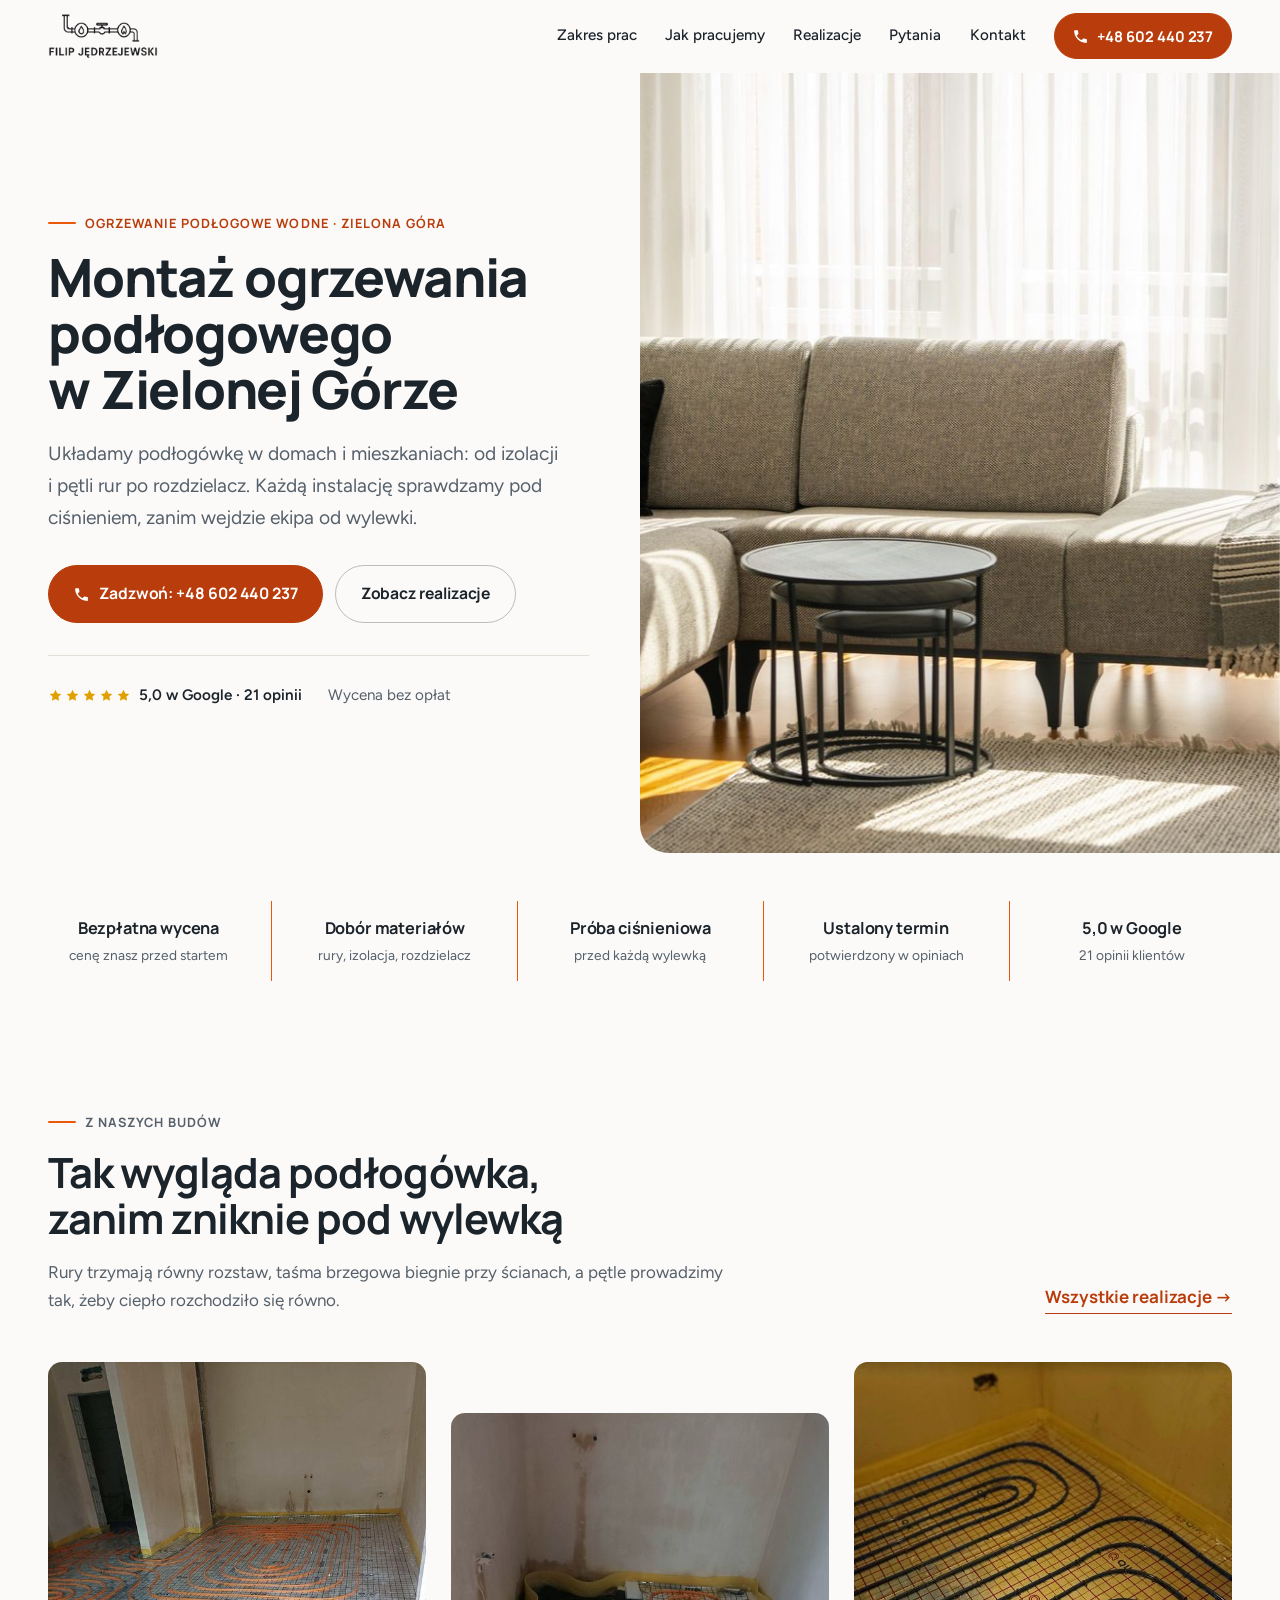
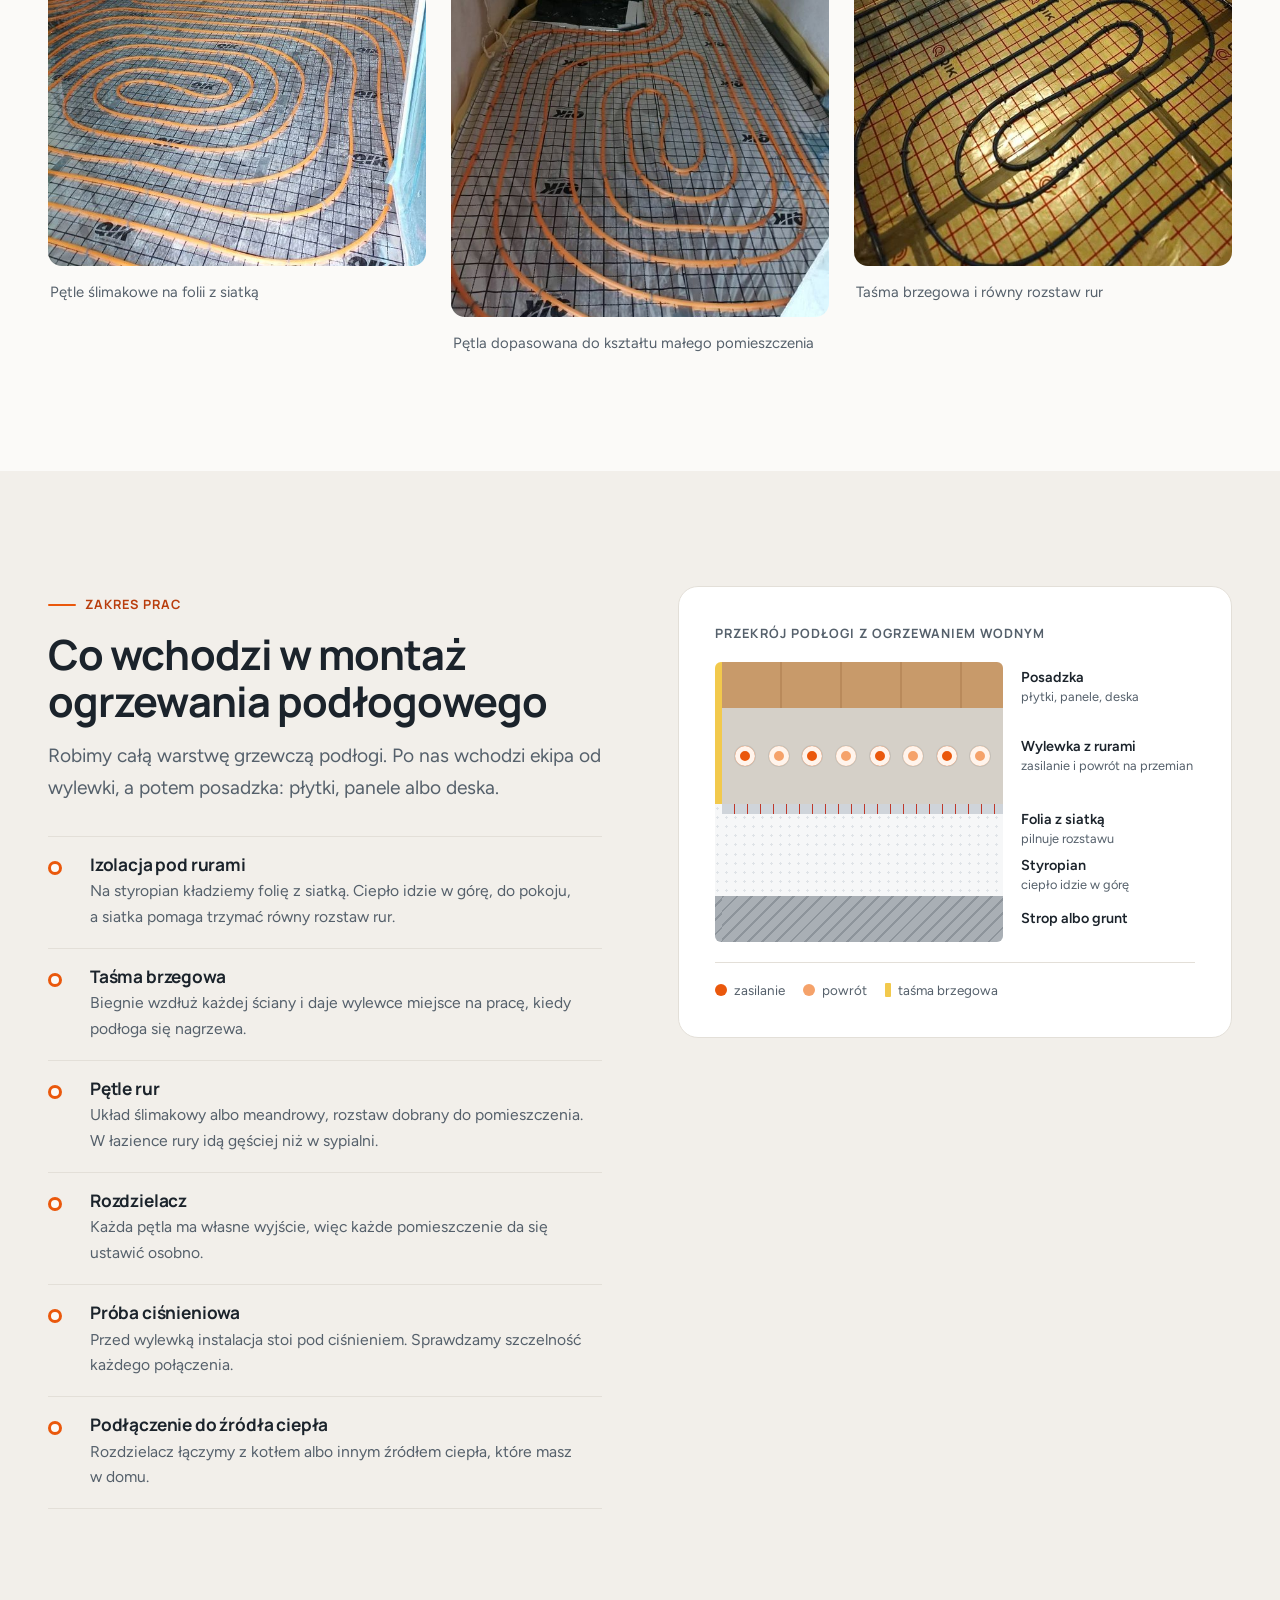
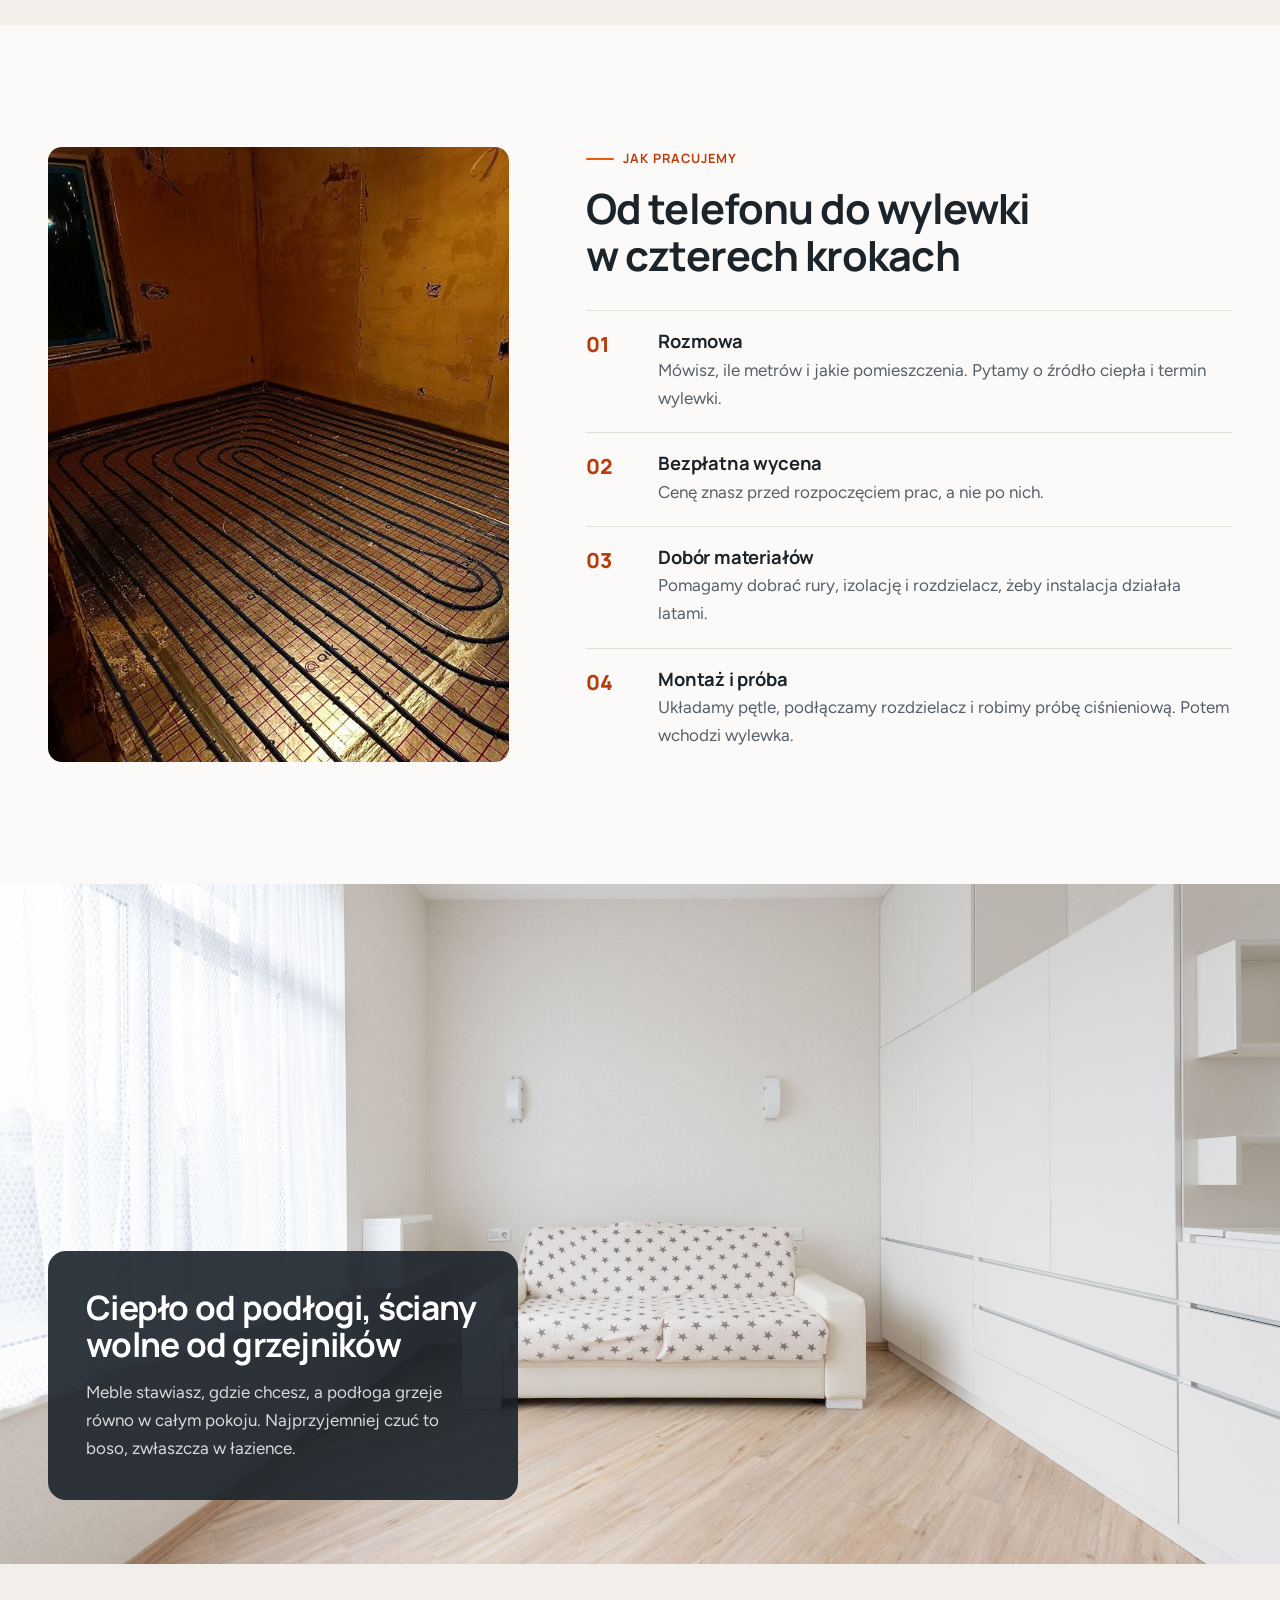
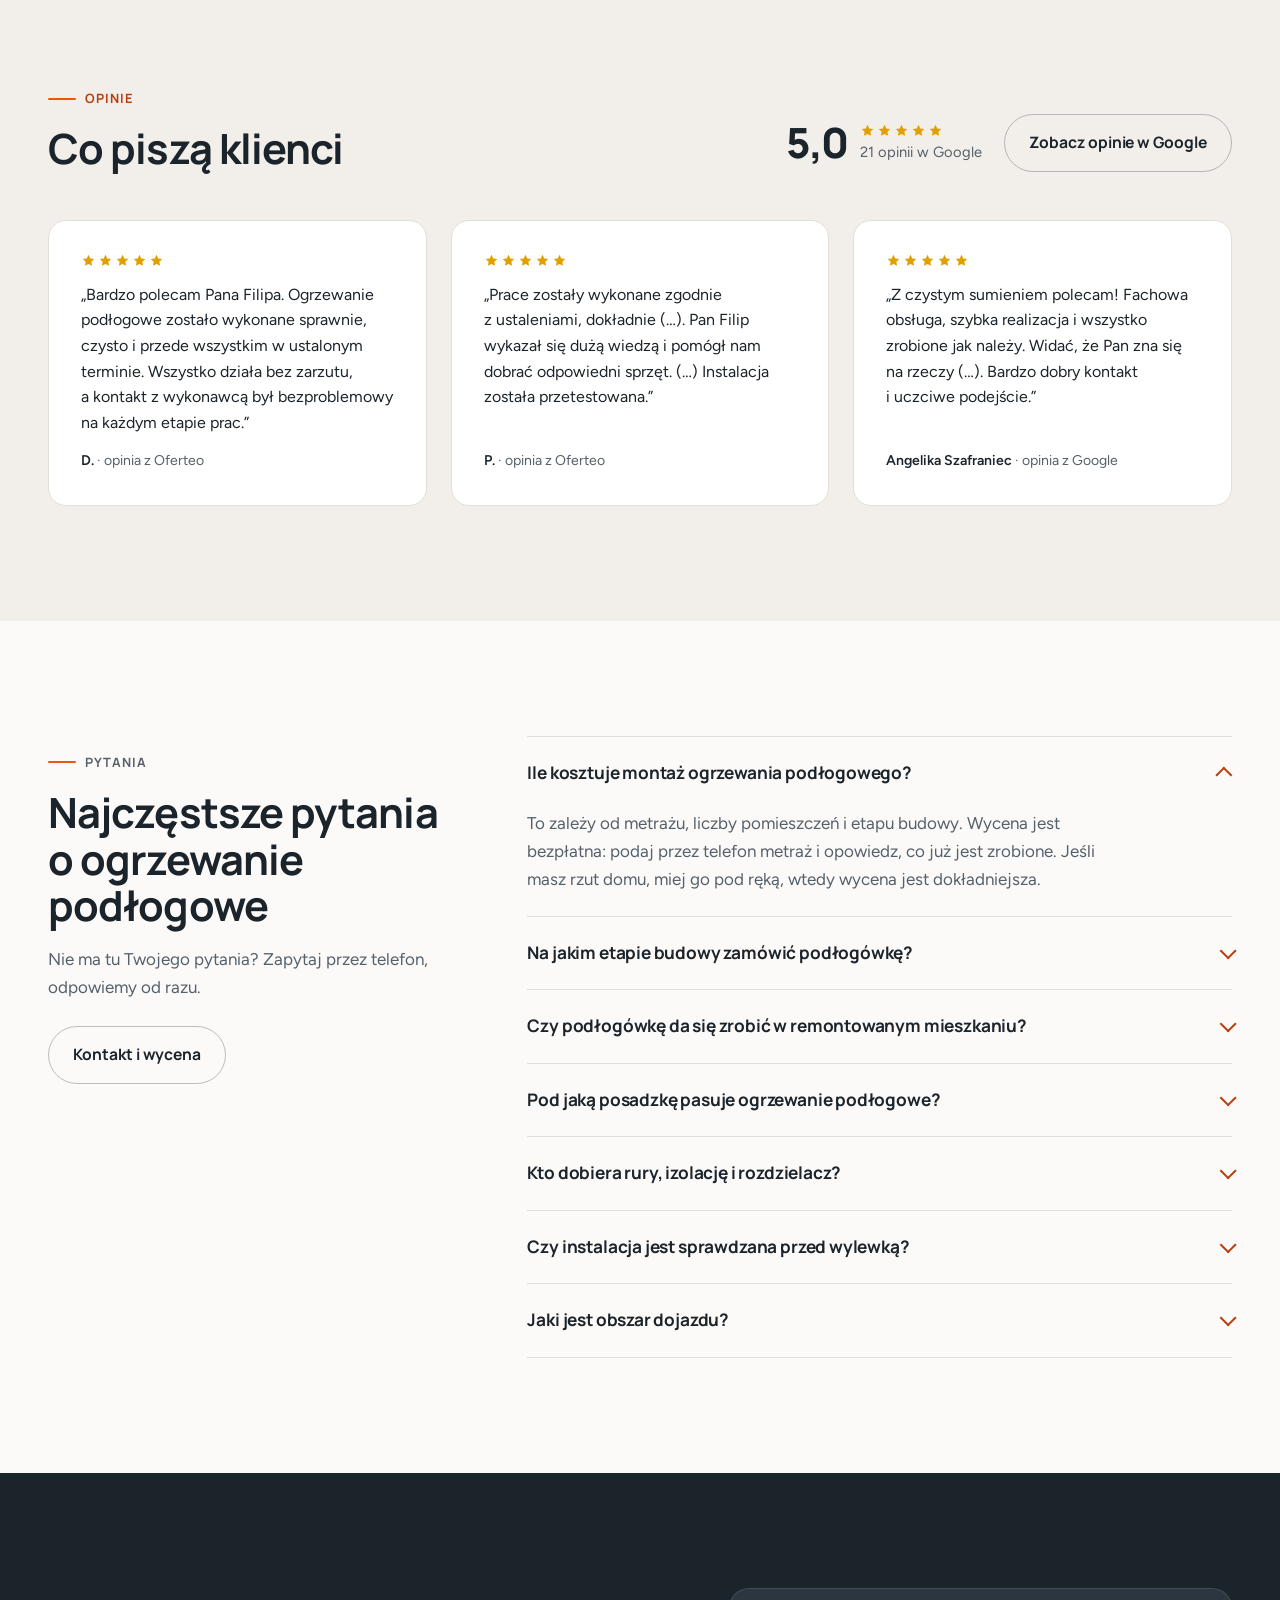
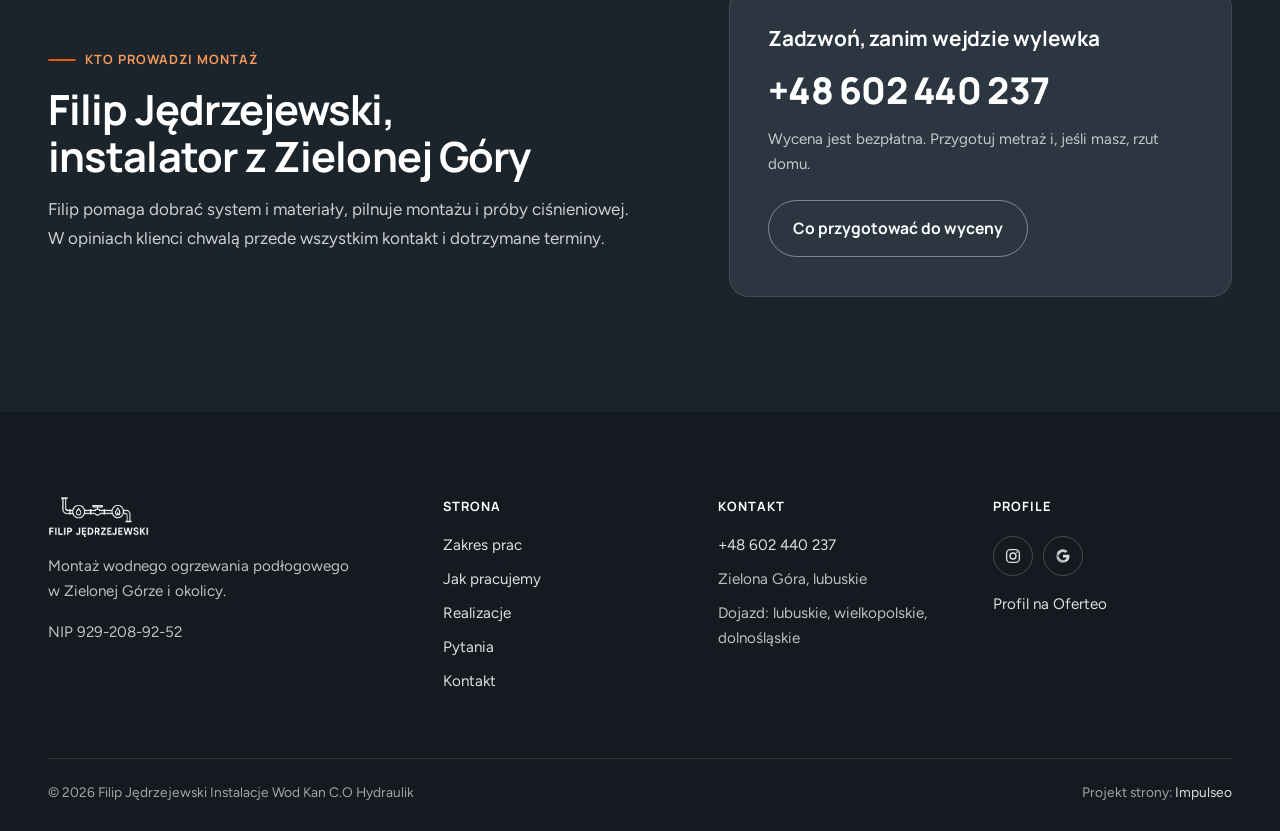
<file: index.html>
<!DOCTYPE html>
<html lang="pl">
<head>
<meta charset="UTF-8">
<meta name="viewport" content="width=device-width, initial-scale=1">
<title>Montaż ogrzewania podłogowego Zielona Góra | Filip Jędrzejewski</title>
<meta name="description" content="Montaż wodnego ogrzewania podłogowego w Zielonej Górze i okolicy: izolacja, pętle rur, rozdzielacz, próba ciśnieniowa. Bezpłatna wycena: +48 602 440 237.">
<link rel="canonical" href="https://impulseo-pl.github.io/instalacje-wod-kan-c-o-hydraulik/">
<!-- Wersja pokazowa: noindex zostaje tylko na demie. Po przeniesieniu na domenę klienta usuń ten znacznik i podmień adres w canonical, og:url, JSON-LD i sitemap.xml. -->
<meta name="robots" content="noindex, nofollow">
<meta name="theme-color" content="#fbfaf8">
<meta property="og:type" content="website">
<meta property="og:locale" content="pl_PL">
<meta property="og:site_name" content="Filip Jędrzejewski - ogrzewanie podłogowe">
<meta property="og:title" content="Montaż ogrzewania podłogowego Zielona Góra | Filip Jędrzejewski">
<meta property="og:description" content="Montaż wodnego ogrzewania podłogowego w Zielonej Górze i okolicy: izolacja, pętle rur, rozdzielacz, próba ciśnieniowa. Bezpłatna wycena: +48 602 440 237.">
<meta property="og:url" content="https://impulseo-pl.github.io/instalacje-wod-kan-c-o-hydraulik/">
<meta property="og:image" content="https://impulseo-pl.github.io/instalacje-wod-kan-c-o-hydraulik/img/og.jpg">
<meta property="og:image:width" content="1200">
<meta property="og:image:height" content="630">
<meta property="og:image:alt" content="Jasny salon w słońcu z drewnianą podłogą, pod którą pracuje ogrzewanie podłogowe">
<meta name="twitter:card" content="summary_large_image">
<link rel="icon" type="image/png" href="img/favicon.png">
<link rel="apple-touch-icon" href="img/apple-touch-icon.png">
<link rel="preconnect" href="https://fonts.googleapis.com">
<link rel="preconnect" href="https://fonts.gstatic.com" crossorigin>
<link href="https://fonts.googleapis.com/css2?family=Manrope:wght@500..800&amp;family=Figtree:wght@400;500;600&amp;display=swap" rel="stylesheet">
<link rel="stylesheet" href="assets/styles.css?v=20260923c">
<link rel="preload" as="image" href="img/hero.jpg" imagesrcset="img/hero-1200.jpg 1200w, img/hero.jpg 2400w" imagesizes="(max-width: 960px) 100vw, 55vw" fetchpriority="high">
<script type="application/ld+json">{"@context": "https://schema.org", "@graph": [{"@type": "HVACBusiness", "@id": "https://impulseo-pl.github.io/instalacje-wod-kan-c-o-hydraulik/#firma", "name": "Filip Jędrzejewski Instalacje Wod Kan C.O Hydraulik", "alternateName": "Filip Jędrzejewski - montaż ogrzewania podłogowego", "description": "Montaż wodnego ogrzewania podłogowego w Zielonej Górze i okolicy: izolacja, taśma brzegowa, pętle rur, rozdzielacz i próba ciśnieniowa przed wylewką.", "url": "https://impulseo-pl.github.io/instalacje-wod-kan-c-o-hydraulik/", "telephone": "+48602440237", "image": "https://impulseo-pl.github.io/instalacje-wod-kan-c-o-hydraulik/img/og.jpg", "logo": "https://impulseo-pl.github.io/instalacje-wod-kan-c-o-hydraulik/img/logo.png", "taxID": "9292089252", "founder": {"@type": "Person", "name": "Filip Jędrzejewski"}, "address": {"@type": "PostalAddress", "addressLocality": "Zielona Góra", "addressRegion": "lubuskie", "addressCountry": "PL"}, "areaServed": [{"@type": "City", "name": "Zielona Góra"}, {"@type": "State", "name": "lubuskie"}, {"@type": "State", "name": "wielkopolskie"}, {"@type": "State", "name": "dolnośląskie"}], "knowsAbout": ["ogrzewanie podłogowe wodne", "rozdzielacz ogrzewania podłogowego", "próba ciśnieniowa instalacji grzewczej"], "sameAs": ["https://www.instagram.com/istalacje_jedrzejewski/", "https://www.oferteo.pl/filip-jedrzejewski/firma/7291090", "https://www.google.com/maps?cid=11084915321094942767"]}, {"@type": "WebSite", "@id": "https://impulseo-pl.github.io/instalacje-wod-kan-c-o-hydraulik/#witryna", "url": "https://impulseo-pl.github.io/instalacje-wod-kan-c-o-hydraulik/", "name": "Filip Jędrzejewski - ogrzewanie podłogowe", "inLanguage": "pl-PL", "publisher": {"@id": "https://impulseo-pl.github.io/instalacje-wod-kan-c-o-hydraulik/#firma"}}, {"@type": "Service", "@id": "https://impulseo-pl.github.io/instalacje-wod-kan-c-o-hydraulik/#usluga", "serviceType": "Montaż ogrzewania podłogowego", "name": "Montaż wodnego ogrzewania podłogowego", "provider": {"@id": "https://impulseo-pl.github.io/instalacje-wod-kan-c-o-hydraulik/#firma"}, "areaServed": {"@type": "City", "name": "Zielona Góra"}, "description": "Izolacja z folią z siatką, taśma brzegowa, pętle rur w układzie ślimakowym lub meandrowym, rozdzielacz, próba ciśnieniowa i podłączenie do źródła ciepła.", "offers": {"@type": "Offer", "description": "Bezpłatna wycena montażu", "price": "0", "priceCurrency": "PLN"}}, {"@type": "WebPage", "@id": "https://impulseo-pl.github.io/instalacje-wod-kan-c-o-hydraulik/#strona", "url": "https://impulseo-pl.github.io/instalacje-wod-kan-c-o-hydraulik/", "name": "Montaż ogrzewania podłogowego Zielona Góra | Filip Jędrzejewski", "description": "Montaż wodnego ogrzewania podłogowego w Zielonej Górze i okolicy: izolacja, pętle rur, rozdzielacz, próba ciśnieniowa. Bezpłatna wycena: +48 602 440 237.", "isPartOf": {"@id": "https://impulseo-pl.github.io/instalacje-wod-kan-c-o-hydraulik/#witryna"}, "about": {"@id": "https://impulseo-pl.github.io/instalacje-wod-kan-c-o-hydraulik/#usluga"}, "inLanguage": "pl-PL", "primaryImageOfPage": {"@type": "ImageObject", "url": "https://impulseo-pl.github.io/instalacje-wod-kan-c-o-hydraulik/img/hero.jpg"}}, {"@type": "FAQPage", "@id": "https://impulseo-pl.github.io/instalacje-wod-kan-c-o-hydraulik/#pytania", "mainEntity": [{"@type": "Question", "name": "Ile kosztuje montaż ogrzewania podłogowego?", "acceptedAnswer": {"@type": "Answer", "text": "To zależy od metrażu, liczby pomieszczeń i etapu budowy. Wycena jest bezpłatna: podaj przez telefon metraż i opowiedz, co już jest zrobione. Jeśli masz rzut domu, miej go pod ręką, wtedy wycena jest dokładniejsza."}}, {"@type": "Question", "name": "Na jakim etapie budowy zamówić podłogówkę?", "acceptedAnswer": {"@type": "Answer", "text": "Po tynkach i instalacji elektrycznej, a przed wylewką. Odezwij się z wyprzedzeniem, wtedy łatwiej zgrać termin montażu z ekipą od wylewek."}}, {"@type": "Question", "name": "Czy podłogówkę da się zrobić w remontowanym mieszkaniu?", "acceptedAnswer": {"@type": "Answer", "text": "Często tak. Decyduje wysokość, jaką można oddać na nowe warstwy podłogi. Po oględzinach mówimy wprost, czy się da i w jakim zakresie."}}, {"@type": "Question", "name": "Pod jaką posadzkę pasuje ogrzewanie podłogowe?", "acceptedAnswer": {"@type": "Answer", "text": "Najlepiej pod płytki i kamień, bo dobrze przewodzą ciepło. Panele i deska też się sprawdzają, jeśli producent dopuszcza je na ogrzewanie podłogowe. Warto to sprawdzić przed zakupem podłogi."}}, {"@type": "Question", "name": "Kto dobiera rury, izolację i rozdzielacz?", "acceptedAnswer": {"@type": "Answer", "text": "Pomagamy dobrać cały system i materiały tak, żeby instalacja działała latami. Przed zakupem wiesz, z czego będzie zrobiona Twoja podłogówka."}}, {"@type": "Question", "name": "Czy instalacja jest sprawdzana przed wylewką?", "acceptedAnswer": {"@type": "Answer", "text": "Tak. Po ułożeniu pętli robimy próbę ciśnieniową i dopiero szczelną instalację oddajemy ekipie od wylewki."}}, {"@type": "Question", "name": "Jaki jest obszar dojazdu?", "acceptedAnswer": {"@type": "Answer", "text": "Pracujemy w Zielonej Górze i okolicy. Przy większych budowach jeździmy też dalej: po województwie lubuskim, wielkopolskim i dolnośląskim."}}]}]}</script>
</head>
<body>
<a class="skip" href="#tresc">Przejdź do treści</a>
<header class="nav">
  <div class="wrap nav-inner">
    <a class="brand" href="index.html" aria-label="Filip Jędrzejewski - strona główna"><img class="brand-logo" src="img/logo.png" alt="Filip Jędrzejewski - logo" width="1191" height="496"></a>
    <nav class="nav-links" id="menu" aria-label="Menu główne">
      <a href="index.html#zakres">Zakres prac</a>
      <a href="index.html#jak-pracujemy">Jak pracujemy</a>
      <a href="realizacje.html">Realizacje</a>
      <a href="index.html#pytania">Pytania</a>
      <a href="kontakt.html">Kontakt</a>
      <a href="tel:+48602440237" class="btn btn-primary"><svg width="17" height="17" viewBox="0 0 24 24" fill="none" aria-hidden="true"><path d="M6.6 10.8a15.5 15.5 0 0 0 6.6 6.6l2.2-2.2a1 1 0 0 1 1-.24 11.4 11.4 0 0 0 3.6.58 1 1 0 0 1 1 1V20a1 1 0 0 1-1 1A17 17 0 0 1 3 4a1 1 0 0 1 1-1h3.5a1 1 0 0 1 1 1c0 1.25.2 2.46.58 3.6a1 1 0 0 1-.25 1l-2.23 2.2Z" fill="currentColor"/></svg> +48 602 440 237</a>
    </nav>
    <button class="nav-toggle" type="button" aria-label="Menu" aria-controls="menu" aria-expanded="false"><span></span><span></span><span></span></button>
  </div>
</header>

<main id="tresc">
<section class="hero" aria-labelledby="h1">
  <div class="hero-txt">
    <p class="eyebrow">Ogrzewanie podłogowe wodne · Zielona Góra</p>
    <h1 id="h1">Montaż ogrzewania podłogowego w Zielonej Górze</h1>
    <p class="lead">Układamy podłogówkę w domach i mieszkaniach: od izolacji i pętli rur po rozdzielacz. Każdą instalację sprawdzamy pod ciśnieniem, zanim wejdzie ekipa od wylewki.</p>
    <div class="hero-cta">
      <a class="btn btn-primary" href="tel:+48602440237"><svg width="17" height="17" viewBox="0 0 24 24" fill="none" aria-hidden="true"><path d="M6.6 10.8a15.5 15.5 0 0 0 6.6 6.6l2.2-2.2a1 1 0 0 1 1-.24 11.4 11.4 0 0 0 3.6.58 1 1 0 0 1 1 1V20a1 1 0 0 1-1 1A17 17 0 0 1 3 4a1 1 0 0 1 1-1h3.5a1 1 0 0 1 1 1c0 1.25.2 2.46.58 3.6a1 1 0 0 1-.25 1l-2.23 2.2Z" fill="currentColor"/></svg> Zadzwoń: +48 602 440 237</a>
      <a class="btn btn-ghost" href="realizacje.html">Zobacz realizacje</a>
    </div>
    <ul class="hero-fakty">
      <li><span class="gwiazdki" role="img" aria-label="Ocena 5 na 5"><svg width="15" height="15" viewBox="0 0 24 24" aria-hidden="true"><path d="M12 2.8l2.85 5.8 6.4.93-4.63 4.5 1.1 6.37L12 17.4l-5.72 3 1.1-6.37-4.63-4.5 6.4-.93L12 2.8Z" fill="currentColor"/></svg><svg width="15" height="15" viewBox="0 0 24 24" aria-hidden="true"><path d="M12 2.8l2.85 5.8 6.4.93-4.63 4.5 1.1 6.37L12 17.4l-5.72 3 1.1-6.37-4.63-4.5 6.4-.93L12 2.8Z" fill="currentColor"/></svg><svg width="15" height="15" viewBox="0 0 24 24" aria-hidden="true"><path d="M12 2.8l2.85 5.8 6.4.93-4.63 4.5 1.1 6.37L12 17.4l-5.72 3 1.1-6.37-4.63-4.5 6.4-.93L12 2.8Z" fill="currentColor"/></svg><svg width="15" height="15" viewBox="0 0 24 24" aria-hidden="true"><path d="M12 2.8l2.85 5.8 6.4.93-4.63 4.5 1.1 6.37L12 17.4l-5.72 3 1.1-6.37-4.63-4.5 6.4-.93L12 2.8Z" fill="currentColor"/></svg><svg width="15" height="15" viewBox="0 0 24 24" aria-hidden="true"><path d="M12 2.8l2.85 5.8 6.4.93-4.63 4.5 1.1 6.37L12 17.4l-5.72 3 1.1-6.37-4.63-4.5 6.4-.93L12 2.8Z" fill="currentColor"/></svg></span> <a href="https://www.google.com/maps?cid=11084915321094942767" target="_blank" rel="noopener">5,0 w Google · 21 opinii</a></li>
      <li>Wycena bez opłat</li>
    </ul>
  </div>
  <figure class="hero-foto"><img src="img/hero.jpg" alt="Jasny salon w porannym słońcu, sofa i stolik na drewnianej podłodze ogrzewanej od spodu" width="2400" height="1600" sizes="(max-width: 960px) 100vw, 55vw" srcset="img/hero-1200.jpg 1200w, img/hero.jpg 2400w" fetchpriority="high"></figure>
</section>

<section class="strip" aria-label="Najważniejsze w skrócie">
  <div><div class="k">Bezpłatna wycena</div><div class="v">cenę znasz przed startem</div></div>
  <div><div class="k">Dobór materiałów</div><div class="v">rury, izolacja, rozdzielacz</div></div>
  <div><div class="k">Próba ciśnieniowa</div><div class="v">przed każdą wylewką</div></div>
  <div><div class="k">Ustalony termin</div><div class="v">potwierdzony w opiniach</div></div>
  <div><div class="k">5,0 w Google</div><div class="v">21 opinii klientów</div></div>
</section>

<section class="sekcja" id="budowy" aria-labelledby="h-budowy">
  <div class="wrap">
    <div class="budowy-head">
      <div class="sek-head">
        <p class="eyebrow">Z naszych budów</p>
        <h2 id="h-budowy">Tak wygląda podłogówka, zanim zniknie pod wylewką</h2>
        <p>Rury trzymają równy rozstaw, taśma brzegowa biegnie przy ścianach, a pętle prowadzimy tak, żeby ciepło rozchodziło się równo.</p>
      </div>
      <a class="link-arr" href="realizacje.html">Wszystkie realizacje →</a>
    </div>
    <div class="budowy-grid">
      <figure class="tile rv"><div class="tile-foto"><img src="img/podlogowka-petle-slimakowe.jpg" alt="Ogrzewanie podłogowe przed wylewką: pomarańczowe rury w pętlach ślimakowych na folii z siatką" width="1100" height="1475" decoding="async" sizes="(max-width: 760px) 50vw, 400px" srcset="img/podlogowka-petle-slimakowe-600.jpg 600w, img/podlogowka-petle-slimakowe.jpg 1100w"></div><figcaption>Pętle ślimakowe na folii z siatką</figcaption></figure>
      <figure class="tile rv"><div class="tile-foto"><img src="img/podlogowka-male-pomieszczenie.jpg" alt="Pętla ogrzewania podłogowego dopasowana do kształtu małego pomieszczenia" width="1100" height="1512" decoding="async" sizes="(max-width: 760px) 50vw, 400px" srcset="img/podlogowka-male-pomieszczenie-600.jpg 600w, img/podlogowka-male-pomieszczenie.jpg 1100w"></div><figcaption>Pętla dopasowana do kształtu małego pomieszczenia</figcaption></figure>
      <figure class="tile rv"><div class="tile-foto"><img src="img/podlogowka-tasma-brzegowa.jpg" alt="Taśma brzegowa przy ścianach i rury ogrzewania podłogowego w równym rozstawie" width="1100" height="1459" decoding="async" sizes="(max-width: 760px) 50vw, 400px" srcset="img/podlogowka-tasma-brzegowa-600.jpg 600w, img/podlogowka-tasma-brzegowa.jpg 1100w"></div><figcaption>Taśma brzegowa i równy rozstaw rur</figcaption></figure>
    </div>
  </div>
</section>

<section class="sekcja sekcja-alt" id="zakres" aria-labelledby="h-zakres">
  <div class="wrap zakres">
    <div>
      <p class="eyebrow">Zakres prac</p>
      <h2 id="h-zakres">Co wchodzi w montaż ogrzewania podłogowego</h2>
      <p class="lead" style="margin-top:1rem">Robimy całą warstwę grzewczą podłogi. Po nas wchodzi ekipa od wylewki, a potem posadzka: płytki, panele albo deska.</p>
      <ul class="zakres-lista">
        <li><h3>Izolacja pod rurami</h3><p>Na styropian kładziemy folię z siatką. Ciepło idzie w górę, do pokoju, a siatka pomaga trzymać równy rozstaw rur.</p></li>
        <li><h3>Taśma brzegowa</h3><p>Biegnie wzdłuż każdej ściany i daje wylewce miejsce na pracę, kiedy podłoga się nagrzewa.</p></li>
        <li><h3>Pętle rur</h3><p>Układ ślimakowy albo meandrowy, rozstaw dobrany do pomieszczenia. W łazience rury idą gęściej niż w sypialni.</p></li>
        <li><h3>Rozdzielacz</h3><p>Każda pętla ma własne wyjście, więc każde pomieszczenie da się ustawić osobno.</p></li>
        <li><h3>Próba ciśnieniowa</h3><p>Przed wylewką instalacja stoi pod ciśnieniem. Sprawdzamy szczelność każdego połączenia.</p></li>
        <li><h3>Podłączenie do źródła ciepła</h3><p>Rozdzielacz łączymy z kotłem albo innym źródłem ciepła, które masz w domu.</p></li>
      </ul>
    </div>
    <figure class="przekroj rv" role="img" aria-label="Przekrój podłogi z wodnym ogrzewaniem podłogowym: posadzka, wylewka z rurami, folia z siatką, styropian, strop albo grunt">
      <figcaption class="pk-tytul">Przekrój podłogi z ogrzewaniem wodnym</figcaption>
      <div class="pk-rzad pk-posadzka"><div class="pk-warstwa"></div><div class="pk-opis">Posadzka<small>płytki, panele, deska</small></div></div>
      <div class="pk-rzad pk-wylewka"><div class="pk-warstwa"><span class="pk-rura"></span><span class="pk-rura powrot"></span><span class="pk-rura"></span><span class="pk-rura powrot"></span><span class="pk-rura"></span><span class="pk-rura powrot"></span><span class="pk-rura"></span><span class="pk-rura powrot"></span></div><div class="pk-opis">Wylewka z rurami<small>zasilanie i powrót na przemian</small></div></div>
      <div class="pk-rzad pk-folia"><div class="pk-warstwa"></div><div class="pk-opis">Folia z siatką<small>pilnuje rozstawu</small></div></div>
      <div class="pk-rzad pk-styro"><div class="pk-warstwa"></div><div class="pk-opis">Styropian<small>ciepło idzie w górę</small></div></div>
      <div class="pk-rzad pk-strop"><div class="pk-warstwa"></div><div class="pk-opis">Strop albo grunt</div></div>
      <div class="pk-legenda"><span><i></i>zasilanie</span><span><i class="powrot"></i>powrót</span><span><i class="tasma"></i>taśma brzegowa</span></div>
    </figure>
  </div>
</section>

<section class="sekcja" id="jak-pracujemy" aria-labelledby="h-proc">
  <div class="wrap proc">
    <figure class="tile rv"><img src="img/podlogowka-petle-rownolegle.jpg" alt="Równoległe pętle ogrzewania podłogowego w pokoju przed wylewką" width="786" height="1048" loading="lazy" decoding="async" sizes="(max-width: 860px) 90vw, 450px" srcset="img/podlogowka-petle-rownolegle-600.jpg 600w, img/podlogowka-petle-rownolegle.jpg 786w"></figure>
    <div>
      <p class="eyebrow">Jak pracujemy</p>
      <h2 id="h-proc">Od telefonu do wylewki w czterech krokach</h2>
      <ol class="kroki">
        <li><h3>Rozmowa</h3><p>Mówisz, ile metrów i jakie pomieszczenia. Pytamy o źródło ciepła i termin wylewki.</p></li>
        <li><h3>Bezpłatna wycena</h3><p>Cenę znasz przed rozpoczęciem prac, a nie po nich.</p></li>
        <li><h3>Dobór materiałów</h3><p>Pomagamy dobrać rury, izolację i rozdzielacz, żeby instalacja działała latami.</p></li>
        <li><h3>Montaż i próba</h3><p>Układamy pętle, podłączamy rozdzielacz i robimy próbę ciśnieniową. Potem wchodzi wylewka.</p></li>
      </ol>
    </div>
  </div>
</section>

<section class="stopklatka" aria-labelledby="h-stk">
  <div class="stk-bg" style="background-image:url(img/pas-wnetrze.jpg)" role="img" aria-label="Jasny pokój z drewnianą podłogą i bez grzejników pod oknem"></div>
  <div class="stk-karta">
    <h2 id="h-stk">Ciepło od podłogi, ściany wolne od grzejników</h2>
    <p>Meble stawiasz, gdzie chcesz, a podłoga grzeje równo w całym pokoju. Najprzyjemniej czuć to boso, zwłaszcza w łazience.</p>
  </div>
</section>

<section class="sekcja sekcja-alt opinie" id="opinie" aria-labelledby="h-opinie">
  <div class="wrap">
    <div class="opinie-top">
      <div>
        <p class="eyebrow">Opinie</p>
        <h2 id="h-opinie">Co piszą klienci</h2>
      </div>
      <div class="op-meta">
        <div class="op-ocena"><b>5,0</b><span><span class="gwiazdki" role="img" aria-label="Ocena 5 na 5"><svg width="15" height="15" viewBox="0 0 24 24" aria-hidden="true"><path d="M12 2.8l2.85 5.8 6.4.93-4.63 4.5 1.1 6.37L12 17.4l-5.72 3 1.1-6.37-4.63-4.5 6.4-.93L12 2.8Z" fill="currentColor"/></svg><svg width="15" height="15" viewBox="0 0 24 24" aria-hidden="true"><path d="M12 2.8l2.85 5.8 6.4.93-4.63 4.5 1.1 6.37L12 17.4l-5.72 3 1.1-6.37-4.63-4.5 6.4-.93L12 2.8Z" fill="currentColor"/></svg><svg width="15" height="15" viewBox="0 0 24 24" aria-hidden="true"><path d="M12 2.8l2.85 5.8 6.4.93-4.63 4.5 1.1 6.37L12 17.4l-5.72 3 1.1-6.37-4.63-4.5 6.4-.93L12 2.8Z" fill="currentColor"/></svg><svg width="15" height="15" viewBox="0 0 24 24" aria-hidden="true"><path d="M12 2.8l2.85 5.8 6.4.93-4.63 4.5 1.1 6.37L12 17.4l-5.72 3 1.1-6.37-4.63-4.5 6.4-.93L12 2.8Z" fill="currentColor"/></svg><svg width="15" height="15" viewBox="0 0 24 24" aria-hidden="true"><path d="M12 2.8l2.85 5.8 6.4.93-4.63 4.5 1.1 6.37L12 17.4l-5.72 3 1.1-6.37-4.63-4.5 6.4-.93L12 2.8Z" fill="currentColor"/></svg></span><br>21 opinii w Google</span></div>
        <a class="btn btn-ghost op-google" href="https://www.google.com/maps?cid=11084915321094942767" target="_blank" rel="noopener">Zobacz opinie w Google</a>
      </div>
    </div>
    <div class="opinie-grid">
      <figure class="op-card rv"><span class="gwiazdki" role="img" aria-label="Ocena 5 na 5"><svg width="15" height="15" viewBox="0 0 24 24" aria-hidden="true"><path d="M12 2.8l2.85 5.8 6.4.93-4.63 4.5 1.1 6.37L12 17.4l-5.72 3 1.1-6.37-4.63-4.5 6.4-.93L12 2.8Z" fill="currentColor"/></svg><svg width="15" height="15" viewBox="0 0 24 24" aria-hidden="true"><path d="M12 2.8l2.85 5.8 6.4.93-4.63 4.5 1.1 6.37L12 17.4l-5.72 3 1.1-6.37-4.63-4.5 6.4-.93L12 2.8Z" fill="currentColor"/></svg><svg width="15" height="15" viewBox="0 0 24 24" aria-hidden="true"><path d="M12 2.8l2.85 5.8 6.4.93-4.63 4.5 1.1 6.37L12 17.4l-5.72 3 1.1-6.37-4.63-4.5 6.4-.93L12 2.8Z" fill="currentColor"/></svg><svg width="15" height="15" viewBox="0 0 24 24" aria-hidden="true"><path d="M12 2.8l2.85 5.8 6.4.93-4.63 4.5 1.1 6.37L12 17.4l-5.72 3 1.1-6.37-4.63-4.5 6.4-.93L12 2.8Z" fill="currentColor"/></svg><svg width="15" height="15" viewBox="0 0 24 24" aria-hidden="true"><path d="M12 2.8l2.85 5.8 6.4.93-4.63 4.5 1.1 6.37L12 17.4l-5.72 3 1.1-6.37-4.63-4.5 6.4-.93L12 2.8Z" fill="currentColor"/></svg></span><blockquote>„Bardzo polecam Pana Filipa. Ogrzewanie podłogowe zostało wykonane sprawnie, czysto i przede wszystkim w ustalonym terminie. Wszystko działa bez zarzutu, a kontakt z wykonawcą był bezproblemowy na każdym etapie prac.”</blockquote><figcaption><strong>D.</strong> · opinia z Oferteo</figcaption></figure>
      <figure class="op-card rv"><span class="gwiazdki" role="img" aria-label="Ocena 5 na 5"><svg width="15" height="15" viewBox="0 0 24 24" aria-hidden="true"><path d="M12 2.8l2.85 5.8 6.4.93-4.63 4.5 1.1 6.37L12 17.4l-5.72 3 1.1-6.37-4.63-4.5 6.4-.93L12 2.8Z" fill="currentColor"/></svg><svg width="15" height="15" viewBox="0 0 24 24" aria-hidden="true"><path d="M12 2.8l2.85 5.8 6.4.93-4.63 4.5 1.1 6.37L12 17.4l-5.72 3 1.1-6.37-4.63-4.5 6.4-.93L12 2.8Z" fill="currentColor"/></svg><svg width="15" height="15" viewBox="0 0 24 24" aria-hidden="true"><path d="M12 2.8l2.85 5.8 6.4.93-4.63 4.5 1.1 6.37L12 17.4l-5.72 3 1.1-6.37-4.63-4.5 6.4-.93L12 2.8Z" fill="currentColor"/></svg><svg width="15" height="15" viewBox="0 0 24 24" aria-hidden="true"><path d="M12 2.8l2.85 5.8 6.4.93-4.63 4.5 1.1 6.37L12 17.4l-5.72 3 1.1-6.37-4.63-4.5 6.4-.93L12 2.8Z" fill="currentColor"/></svg><svg width="15" height="15" viewBox="0 0 24 24" aria-hidden="true"><path d="M12 2.8l2.85 5.8 6.4.93-4.63 4.5 1.1 6.37L12 17.4l-5.72 3 1.1-6.37-4.63-4.5 6.4-.93L12 2.8Z" fill="currentColor"/></svg></span><blockquote>„Prace zostały wykonane zgodnie z ustaleniami, dokładnie (…). Pan Filip wykazał się dużą wiedzą i pomógł nam dobrać odpowiedni sprzęt. (…) Instalacja została przetestowana.”</blockquote><figcaption><strong>P.</strong> · opinia z Oferteo</figcaption></figure>
      <figure class="op-card rv"><span class="gwiazdki" role="img" aria-label="Ocena 5 na 5"><svg width="15" height="15" viewBox="0 0 24 24" aria-hidden="true"><path d="M12 2.8l2.85 5.8 6.4.93-4.63 4.5 1.1 6.37L12 17.4l-5.72 3 1.1-6.37-4.63-4.5 6.4-.93L12 2.8Z" fill="currentColor"/></svg><svg width="15" height="15" viewBox="0 0 24 24" aria-hidden="true"><path d="M12 2.8l2.85 5.8 6.4.93-4.63 4.5 1.1 6.37L12 17.4l-5.72 3 1.1-6.37-4.63-4.5 6.4-.93L12 2.8Z" fill="currentColor"/></svg><svg width="15" height="15" viewBox="0 0 24 24" aria-hidden="true"><path d="M12 2.8l2.85 5.8 6.4.93-4.63 4.5 1.1 6.37L12 17.4l-5.72 3 1.1-6.37-4.63-4.5 6.4-.93L12 2.8Z" fill="currentColor"/></svg><svg width="15" height="15" viewBox="0 0 24 24" aria-hidden="true"><path d="M12 2.8l2.85 5.8 6.4.93-4.63 4.5 1.1 6.37L12 17.4l-5.72 3 1.1-6.37-4.63-4.5 6.4-.93L12 2.8Z" fill="currentColor"/></svg><svg width="15" height="15" viewBox="0 0 24 24" aria-hidden="true"><path d="M12 2.8l2.85 5.8 6.4.93-4.63 4.5 1.1 6.37L12 17.4l-5.72 3 1.1-6.37-4.63-4.5 6.4-.93L12 2.8Z" fill="currentColor"/></svg></span><blockquote>„Z czystym sumieniem polecam! Fachowa obsługa, szybka realizacja i wszystko zrobione jak należy. Widać, że Pan zna się na rzeczy (…). Bardzo dobry kontakt i uczciwe podejście.”</blockquote><figcaption><strong>Angelika Szafraniec</strong> · opinia z Google</figcaption></figure>
    </div>
  </div>
</section>

<section class="sekcja" id="pytania" aria-labelledby="h-pytania">
  <div class="wrap pytania">
    <div class="pytania-bok">
      <p class="eyebrow">Pytania</p>
      <h2 id="h-pytania">Najczęstsze pytania o ogrzewanie podłogowe</h2>
      <p>Nie ma tu Twojego pytania? Zapytaj przez telefon, odpowiemy od razu.</p>
      <a class="btn btn-ghost" href="kontakt.html">Kontakt i wycena</a>
    </div>
    <div>
        <details class="pyt" open>
          <summary>Ile kosztuje montaż ogrzewania podłogowego?</summary>
          <p>To zależy od metrażu, liczby pomieszczeń i etapu budowy. Wycena jest bezpłatna: podaj przez telefon metraż i opowiedz, co już jest zrobione. Jeśli masz rzut domu, miej go pod ręką, wtedy wycena jest dokładniejsza.</p>
        </details>
        <details class="pyt">
          <summary>Na jakim etapie budowy zamówić podłogówkę?</summary>
          <p>Po tynkach i instalacji elektrycznej, a przed wylewką. Odezwij się z wyprzedzeniem, wtedy łatwiej zgrać termin montażu z ekipą od wylewek.</p>
        </details>
        <details class="pyt">
          <summary>Czy podłogówkę da się zrobić w remontowanym mieszkaniu?</summary>
          <p>Często tak. Decyduje wysokość, jaką można oddać na nowe warstwy podłogi. Po oględzinach mówimy wprost, czy się da i w jakim zakresie.</p>
        </details>
        <details class="pyt">
          <summary>Pod jaką posadzkę pasuje ogrzewanie podłogowe?</summary>
          <p>Najlepiej pod płytki i kamień, bo dobrze przewodzą ciepło. Panele i deska też się sprawdzają, jeśli producent dopuszcza je na ogrzewanie podłogowe. Warto to sprawdzić przed zakupem podłogi.</p>
        </details>
        <details class="pyt">
          <summary>Kto dobiera rury, izolację i rozdzielacz?</summary>
          <p>Pomagamy dobrać cały system i materiały tak, żeby instalacja działała latami. Przed zakupem wiesz, z czego będzie zrobiona Twoja podłogówka.</p>
        </details>
        <details class="pyt">
          <summary>Czy instalacja jest sprawdzana przed wylewką?</summary>
          <p>Tak. Po ułożeniu pętli robimy próbę ciśnieniową i dopiero szczelną instalację oddajemy ekipie od wylewki.</p>
        </details>
        <details class="pyt">
          <summary>Jaki jest obszar dojazdu?</summary>
          <p>Pracujemy w Zielonej Górze i okolicy. Przy większych budowach jeździmy też dalej: po województwie lubuskim, wielkopolskim i dolnośląskim.</p>
        </details>
    </div>
  </div>
</section>

<section class="sekcja cta" id="kontakt" aria-labelledby="h-cta">
  <div class="wrap cta-grid">
    <div class="cta-kto">
      <p class="eyebrow">Kto prowadzi montaż</p>
      <h2 id="h-cta">Filip Jędrzejewski, instalator z Zielonej Góry</h2>
      <p>Filip pomaga dobrać system i materiały, pilnuje montażu i próby ciśnieniowej. W opiniach klienci chwalą przede wszystkim kontakt i dotrzymane terminy.</p>
    </div>
    <div class="cta-karta">
      <h3>Zadzwoń, zanim wejdzie wylewka</h3>
      <a class="cta-tel" href="tel:+48602440237">+48 602 440 237</a>
      <p>Wycena jest bezpłatna. Przygotuj metraż i, jeśli masz, rzut domu.</p>
      <div class="btn-row"><a class="btn btn-on-dark" href="kontakt.html">Co przygotować do wyceny</a></div>
    </div>
  </div>
</section>
</main>
<footer class="stopka">
  <div class="wrap">
    <div class="stopka-grid">
      <div>
        <img class="logo-jasne" src="img/logo-jasne.png" alt="Filip Jędrzejewski - logo" width="1191" height="496" loading="lazy" decoding="async">
        <p>Montaż wodnego ogrzewania podłogowego w Zielonej Górze i okolicy.</p>
        <p>NIP 929-208-92-52</p>
      </div>
      <div>
        <p class="stopka-tyt">Strona</p>
        <ul>
          <li><a href="index.html#zakres">Zakres prac</a></li>
          <li><a href="index.html#jak-pracujemy">Jak pracujemy</a></li>
          <li><a href="realizacje.html">Realizacje</a></li>
          <li><a href="index.html#pytania">Pytania</a></li>
          <li><a href="kontakt.html">Kontakt</a></li>
        </ul>
      </div>
      <div>
        <p class="stopka-tyt">Kontakt</p>
        <ul>
          <li><a href="tel:+48602440237">+48 602 440 237</a></li>
          <li>Zielona Góra, lubuskie</li>
          <li>Dojazd: lubuskie, wielkopolskie, dolnośląskie</li>
        </ul>
      </div>
      <div>
        <p class="stopka-tyt">Profile</p>
        <div class="socials">
          <a class="soc" href="https://www.instagram.com/istalacje_jedrzejewski/" target="_blank" rel="noopener" aria-label="Instagram"><svg width="18" height="18" viewBox="0 0 24 24" fill="none" aria-hidden="true"><rect x="3.5" y="3.5" width="17" height="17" rx="5" stroke="currentColor" stroke-width="1.8"/><circle cx="12" cy="12" r="4" stroke="currentColor" stroke-width="1.8"/><circle cx="17.3" cy="6.7" r="1.2" fill="currentColor"/></svg></a>
          <a class="soc" href="https://www.google.com/maps?cid=11084915321094942767" target="_blank" rel="noopener" aria-label="Wizytówka Google"><svg width="18" height="18" viewBox="0 0 24 24" fill="none" aria-hidden="true"><path d="M20.6 12.2c0-.64-.06-1.25-.16-1.84H12v3.48h4.84a4.14 4.14 0 0 1-1.8 2.72v2.26h2.9c1.7-1.57 2.66-3.88 2.66-6.62Z" fill="currentColor"/><path d="M12 21c2.43 0 4.47-.8 5.96-2.18l-2.9-2.26c-.8.54-1.84.86-3.06.86-2.35 0-4.34-1.59-5.05-3.72H3.95v2.33A9 9 0 0 0 12 21Z" fill="currentColor" opacity=".8"/><path d="M6.95 13.7a5.4 5.4 0 0 1 0-3.4V7.97H3.95a9 9 0 0 0 0 8.06l3-2.33Z" fill="currentColor" opacity=".6"/><path d="M12 6.58c1.32 0 2.51.46 3.44 1.35l2.58-2.58A8.97 8.97 0 0 0 12 3a9 9 0 0 0-8.05 4.97l3 2.33C7.66 8.17 9.65 6.58 12 6.58Z" fill="currentColor" opacity=".9"/></svg></a>
        </div>
        <ul style="margin-top:1rem"><li><a href="https://www.oferteo.pl/filip-jedrzejewski/firma/7291090" target="_blank" rel="noopener">Profil na Oferteo</a></li></ul>
      </div>
    </div>
    <div class="stopka-dol">
      <span>© 2026 Filip Jędrzejewski Instalacje Wod Kan C.O Hydraulik</span>
      <span>Projekt strony: <a class="foot-credit" href="https://impulseo.pl" target="_blank" rel="noopener">Impulseo</a></span>
    </div>
  </div>
</footer>
<div class="sticky-call schowany"><a class="sc-call" href="tel:+48602440237"><svg width="17" height="17" viewBox="0 0 24 24" fill="none" aria-hidden="true"><path d="M6.6 10.8a15.5 15.5 0 0 0 6.6 6.6l2.2-2.2a1 1 0 0 1 1-.24 11.4 11.4 0 0 0 3.6.58 1 1 0 0 1 1 1V20a1 1 0 0 1-1 1A17 17 0 0 1 3 4a1 1 0 0 1 1-1h3.5a1 1 0 0 1 1 1c0 1.25.2 2.46.58 3.6a1 1 0 0 1-.25 1l-2.23 2.2Z" fill="currentColor"/></svg> Zadzwoń</a><a class="sc-quote" href="kontakt.html">Bezpłatna wycena</a></div>
<div class="demo-wazne" data-do="2026-09-29" data-cykl="3" hidden><svg class="dw-ico" width="13" height="13" viewBox="0 0 24 24" fill="none" aria-hidden="true"><circle cx="12" cy="12" r="8.6" stroke="currentColor" stroke-width="1.8"/><path d="M12 7.2V12l3.3 2" stroke="currentColor" stroke-width="1.8" stroke-linecap="round"/></svg><span class="dw-txt"></span></div>
<script src="assets/main.js?v=20260923" defer></script>
</body>
</html>
</file>
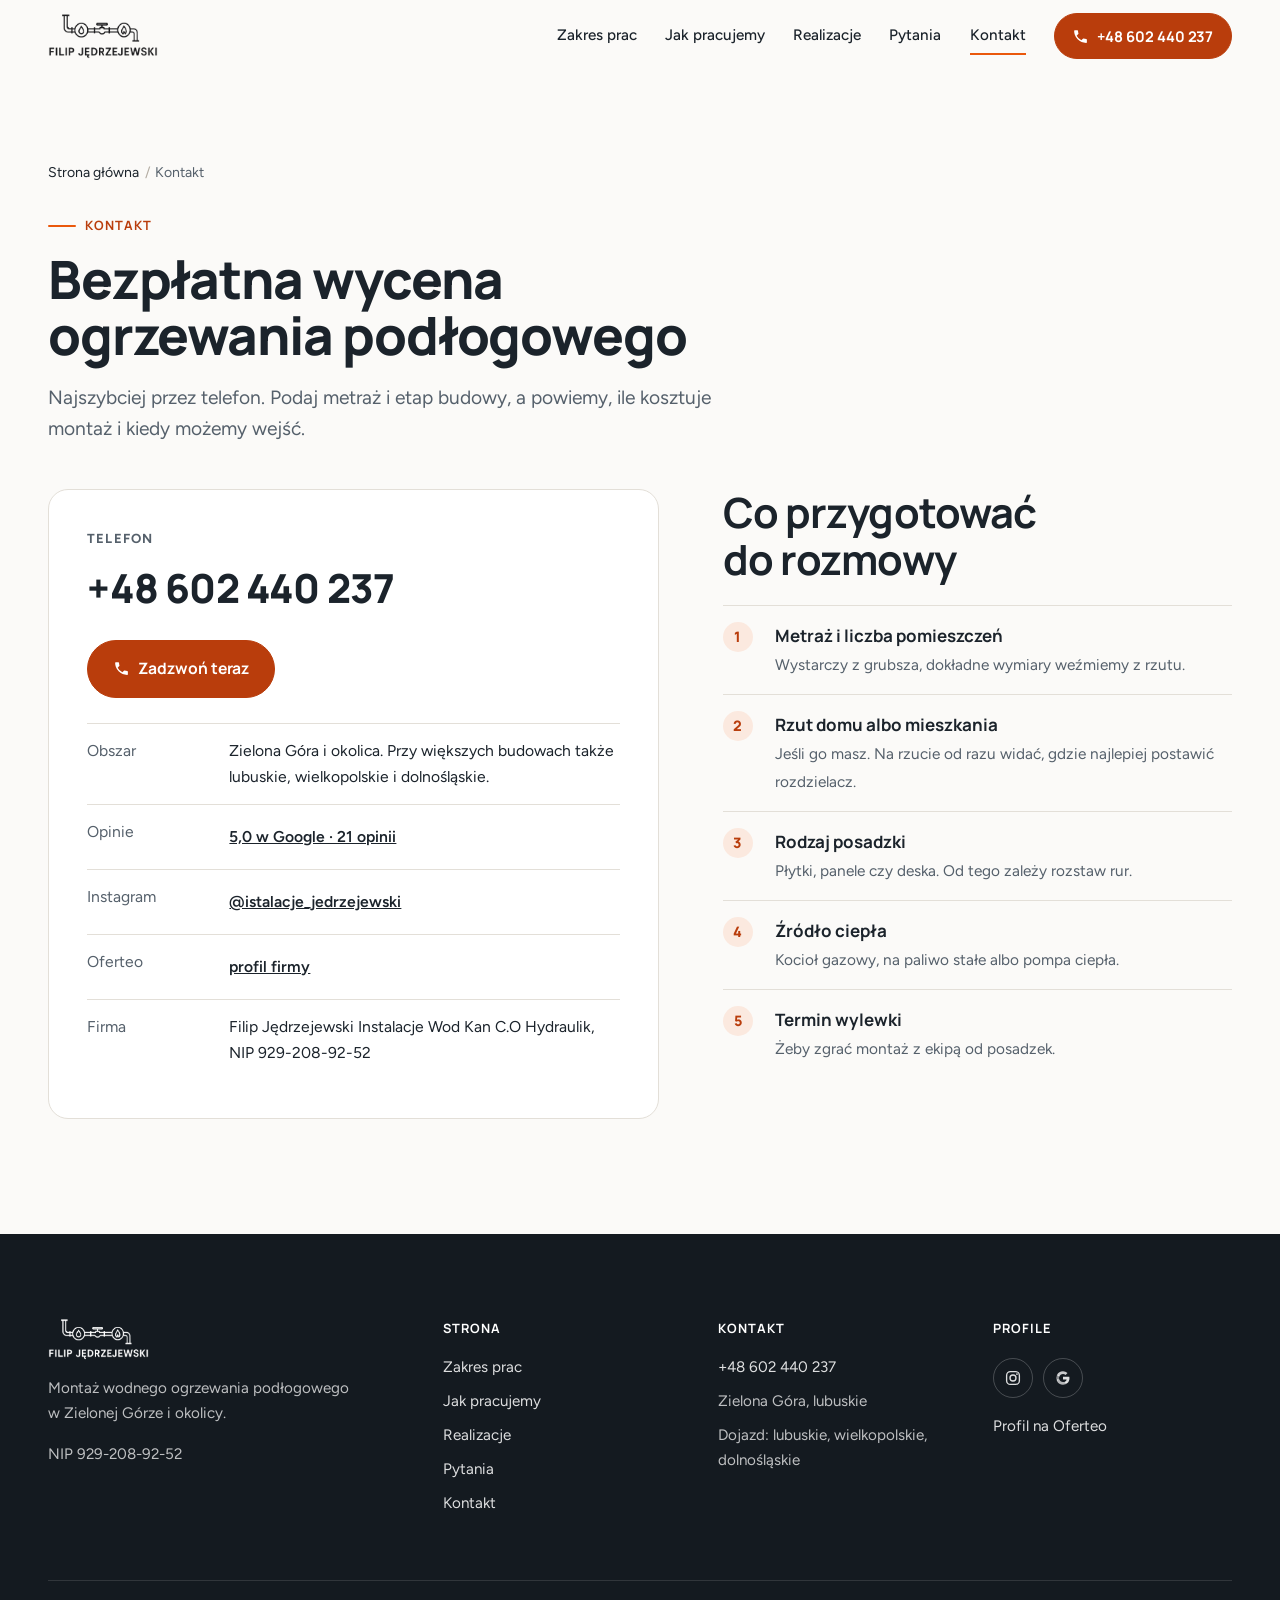
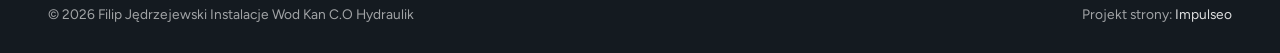
<file: kontakt.html>
<!DOCTYPE html>
<html lang="pl">
<head>
<meta charset="UTF-8">
<meta name="viewport" content="width=device-width, initial-scale=1">
<title>Kontakt i bezpłatna wycena podłogówki | Filip Jędrzejewski</title>
<meta name="description" content="Zadzwoń: +48 602 440 237. Bezpłatna wycena montażu ogrzewania podłogowego w Zielonej Górze i okolicy. Zobacz, co przygotować do rozmowy.">
<link rel="canonical" href="https://impulseo-pl.github.io/instalacje-wod-kan-c-o-hydraulik/kontakt.html">
<!-- Wersja pokazowa: noindex zostaje tylko na demie. Po przeniesieniu na domenę klienta usuń ten znacznik i podmień adres w canonical, og:url, JSON-LD i sitemap.xml. -->
<meta name="robots" content="noindex, nofollow">
<meta name="theme-color" content="#fbfaf8">
<meta property="og:type" content="website">
<meta property="og:locale" content="pl_PL">
<meta property="og:site_name" content="Filip Jędrzejewski - ogrzewanie podłogowe">
<meta property="og:title" content="Kontakt i bezpłatna wycena podłogówki | Filip Jędrzejewski">
<meta property="og:description" content="Zadzwoń: +48 602 440 237. Bezpłatna wycena montażu ogrzewania podłogowego w Zielonej Górze i okolicy. Zobacz, co przygotować do rozmowy.">
<meta property="og:url" content="https://impulseo-pl.github.io/instalacje-wod-kan-c-o-hydraulik/kontakt.html">
<meta property="og:image" content="https://impulseo-pl.github.io/instalacje-wod-kan-c-o-hydraulik/img/og.jpg">
<meta property="og:image:width" content="1200">
<meta property="og:image:height" content="630">
<meta property="og:image:alt" content="Jasny salon w słońcu z drewnianą podłogą, pod którą pracuje ogrzewanie podłogowe">
<meta name="twitter:card" content="summary_large_image">
<link rel="icon" type="image/png" href="img/favicon.png">
<link rel="apple-touch-icon" href="img/apple-touch-icon.png">
<link rel="preconnect" href="https://fonts.googleapis.com">
<link rel="preconnect" href="https://fonts.gstatic.com" crossorigin>
<link href="https://fonts.googleapis.com/css2?family=Manrope:wght@500..800&amp;family=Figtree:wght@400;500;600&amp;display=swap" rel="stylesheet">
<link rel="stylesheet" href="assets/styles.css?v=20260923c">
<script type="application/ld+json">{"@context": "https://schema.org", "@graph": [{"@type": "BreadcrumbList", "itemListElement": [{"@type": "ListItem", "position": 1, "name": "Strona główna", "item": "https://impulseo-pl.github.io/instalacje-wod-kan-c-o-hydraulik/"}, {"@type": "ListItem", "position": 2, "name": "Kontakt", "item": "https://impulseo-pl.github.io/instalacje-wod-kan-c-o-hydraulik/kontakt.html"}]}, {"@type": "ContactPage", "@id": "https://impulseo-pl.github.io/instalacje-wod-kan-c-o-hydraulik/kontakt.html#strona", "url": "https://impulseo-pl.github.io/instalacje-wod-kan-c-o-hydraulik/kontakt.html", "name": "Kontakt i bezpłatna wycena podłogówki | Filip Jędrzejewski", "description": "Zadzwoń: +48 602 440 237. Bezpłatna wycena montażu ogrzewania podłogowego w Zielonej Górze i okolicy. Zobacz, co przygotować do rozmowy.", "isPartOf": {"@id": "https://impulseo-pl.github.io/instalacje-wod-kan-c-o-hydraulik/#witryna"}, "inLanguage": "pl-PL", "mainEntity": {"@type": "HVACBusiness", "@id": "https://impulseo-pl.github.io/instalacje-wod-kan-c-o-hydraulik/#firma", "name": "Filip Jędrzejewski Instalacje Wod Kan C.O Hydraulik", "telephone": "+48602440237", "address": {"@type": "PostalAddress", "addressLocality": "Zielona Góra", "addressRegion": "lubuskie", "addressCountry": "PL"}}}]}</script>
</head>
<body>
<a class="skip" href="#tresc">Przejdź do treści</a>
<header class="nav">
  <div class="wrap nav-inner">
    <a class="brand" href="index.html" aria-label="Filip Jędrzejewski - strona główna"><img class="brand-logo" src="img/logo.png" alt="Filip Jędrzejewski - logo" width="1191" height="496"></a>
    <nav class="nav-links" id="menu" aria-label="Menu główne">
      <a href="index.html#zakres">Zakres prac</a>
      <a href="index.html#jak-pracujemy">Jak pracujemy</a>
      <a href="realizacje.html">Realizacje</a>
      <a href="index.html#pytania">Pytania</a>
      <a href="kontakt.html" aria-current="page">Kontakt</a>
      <a href="tel:+48602440237" class="btn btn-primary"><svg width="17" height="17" viewBox="0 0 24 24" fill="none" aria-hidden="true"><path d="M6.6 10.8a15.5 15.5 0 0 0 6.6 6.6l2.2-2.2a1 1 0 0 1 1-.24 11.4 11.4 0 0 0 3.6.58 1 1 0 0 1 1 1V20a1 1 0 0 1-1 1A17 17 0 0 1 3 4a1 1 0 0 1 1-1h3.5a1 1 0 0 1 1 1c0 1.25.2 2.46.58 3.6a1 1 0 0 1-.25 1l-2.23 2.2Z" fill="currentColor"/></svg> +48 602 440 237</a>
    </nav>
    <button class="nav-toggle" type="button" aria-label="Menu" aria-controls="menu" aria-expanded="false"><span></span><span></span><span></span></button>
  </div>
</header>

<main id="tresc">
<section class="pagehead" aria-labelledby="h1">
  <div class="wrap">
    <nav class="okruszki" aria-label="Okruszki"><ol><li><a href="index.html">Strona główna</a></li><li aria-current="page">Kontakt</li></ol></nav>
    <p class="eyebrow">Kontakt</p>
    <h1 id="h1">Bezpłatna wycena ogrzewania podłogowego</h1>
    <p class="lead">Najszybciej przez telefon. Podaj metraż i etap budowy, a powiemy, ile kosztuje montaż i kiedy możemy wejść.</p>
  </div>
</section>

<section class="sekcja" style="padding-top:0" aria-label="Dane kontaktowe i przygotowanie do wyceny">
  <div class="wrap kontakt-grid">
    <div class="kontakt-karta">
      <p class="k-lab">Telefon</p>
      <a class="k-tel" href="tel:+48602440237">+48 602 440 237</a>
      <a class="btn btn-primary" href="tel:+48602440237"><svg width="17" height="17" viewBox="0 0 24 24" fill="none" aria-hidden="true"><path d="M6.6 10.8a15.5 15.5 0 0 0 6.6 6.6l2.2-2.2a1 1 0 0 1 1-.24 11.4 11.4 0 0 0 3.6.58 1 1 0 0 1 1 1V20a1 1 0 0 1-1 1A17 17 0 0 1 3 4a1 1 0 0 1 1-1h3.5a1 1 0 0 1 1 1c0 1.25.2 2.46.58 3.6a1 1 0 0 1-.25 1l-2.23 2.2Z" fill="currentColor"/></svg> Zadzwoń teraz</a>
      <ul class="k-dane">
        <li><span>Obszar</span><span>Zielona Góra i okolica. Przy większych budowach także lubuskie, wielkopolskie i dolnośląskie.</span></li>
        <li><span>Opinie</span><span><a href="https://www.google.com/maps?cid=11084915321094942767" target="_blank" rel="noopener">5,0 w Google · 21 opinii</a></span></li>
        <li><span>Instagram</span><span><a href="https://www.instagram.com/istalacje_jedrzejewski/" target="_blank" rel="noopener">@istalacje_jedrzejewski</a></span></li>
        <li><span>Oferteo</span><span><a href="https://www.oferteo.pl/filip-jedrzejewski/firma/7291090" target="_blank" rel="noopener">profil firmy</a></span></li>
        <li><span>Firma</span><span>Filip Jędrzejewski Instalacje Wod Kan C.O Hydraulik, NIP 929-208-92-52</span></li>
      </ul>
    </div>
    <div>
      <h2>Co przygotować do rozmowy</h2>
      <ol class="lista-wyceny">
        <li><div><strong>Metraż i liczba pomieszczeń</strong><span>Wystarczy z grubsza, dokładne wymiary weźmiemy z rzutu.</span></div></li>
        <li><div><strong>Rzut domu albo mieszkania</strong><span>Jeśli go masz. Na rzucie od razu widać, gdzie najlepiej postawić rozdzielacz.</span></div></li>
        <li><div><strong>Rodzaj posadzki</strong><span>Płytki, panele czy deska. Od tego zależy rozstaw rur.</span></div></li>
        <li><div><strong>Źródło ciepła</strong><span>Kocioł gazowy, na paliwo stałe albo pompa ciepła.</span></div></li>
        <li><div><strong>Termin wylewki</strong><span>Żeby zgrać montaż z ekipą od posadzek.</span></div></li>
      </ol>
    </div>
  </div>
</section>
</main>
<footer class="stopka">
  <div class="wrap">
    <div class="stopka-grid">
      <div>
        <img class="logo-jasne" src="img/logo-jasne.png" alt="Filip Jędrzejewski - logo" width="1191" height="496" loading="lazy" decoding="async">
        <p>Montaż wodnego ogrzewania podłogowego w Zielonej Górze i okolicy.</p>
        <p>NIP 929-208-92-52</p>
      </div>
      <div>
        <p class="stopka-tyt">Strona</p>
        <ul>
          <li><a href="index.html#zakres">Zakres prac</a></li>
          <li><a href="index.html#jak-pracujemy">Jak pracujemy</a></li>
          <li><a href="realizacje.html">Realizacje</a></li>
          <li><a href="index.html#pytania">Pytania</a></li>
          <li><a href="kontakt.html">Kontakt</a></li>
        </ul>
      </div>
      <div>
        <p class="stopka-tyt">Kontakt</p>
        <ul>
          <li><a href="tel:+48602440237">+48 602 440 237</a></li>
          <li>Zielona Góra, lubuskie</li>
          <li>Dojazd: lubuskie, wielkopolskie, dolnośląskie</li>
        </ul>
      </div>
      <div>
        <p class="stopka-tyt">Profile</p>
        <div class="socials">
          <a class="soc" href="https://www.instagram.com/istalacje_jedrzejewski/" target="_blank" rel="noopener" aria-label="Instagram"><svg width="18" height="18" viewBox="0 0 24 24" fill="none" aria-hidden="true"><rect x="3.5" y="3.5" width="17" height="17" rx="5" stroke="currentColor" stroke-width="1.8"/><circle cx="12" cy="12" r="4" stroke="currentColor" stroke-width="1.8"/><circle cx="17.3" cy="6.7" r="1.2" fill="currentColor"/></svg></a>
          <a class="soc" href="https://www.google.com/maps?cid=11084915321094942767" target="_blank" rel="noopener" aria-label="Wizytówka Google"><svg width="18" height="18" viewBox="0 0 24 24" fill="none" aria-hidden="true"><path d="M20.6 12.2c0-.64-.06-1.25-.16-1.84H12v3.48h4.84a4.14 4.14 0 0 1-1.8 2.72v2.26h2.9c1.7-1.57 2.66-3.88 2.66-6.62Z" fill="currentColor"/><path d="M12 21c2.43 0 4.47-.8 5.96-2.18l-2.9-2.26c-.8.54-1.84.86-3.06.86-2.35 0-4.34-1.59-5.05-3.72H3.95v2.33A9 9 0 0 0 12 21Z" fill="currentColor" opacity=".8"/><path d="M6.95 13.7a5.4 5.4 0 0 1 0-3.4V7.97H3.95a9 9 0 0 0 0 8.06l3-2.33Z" fill="currentColor" opacity=".6"/><path d="M12 6.58c1.32 0 2.51.46 3.44 1.35l2.58-2.58A8.97 8.97 0 0 0 12 3a9 9 0 0 0-8.05 4.97l3 2.33C7.66 8.17 9.65 6.58 12 6.58Z" fill="currentColor" opacity=".9"/></svg></a>
        </div>
        <ul style="margin-top:1rem"><li><a href="https://www.oferteo.pl/filip-jedrzejewski/firma/7291090" target="_blank" rel="noopener">Profil na Oferteo</a></li></ul>
      </div>
    </div>
    <div class="stopka-dol">
      <span>© 2026 Filip Jędrzejewski Instalacje Wod Kan C.O Hydraulik</span>
      <span>Projekt strony: <a class="foot-credit" href="https://impulseo.pl" target="_blank" rel="noopener">Impulseo</a></span>
    </div>
  </div>
</footer>
<div class="sticky-call schowany"><a class="sc-call" href="tel:+48602440237"><svg width="17" height="17" viewBox="0 0 24 24" fill="none" aria-hidden="true"><path d="M6.6 10.8a15.5 15.5 0 0 0 6.6 6.6l2.2-2.2a1 1 0 0 1 1-.24 11.4 11.4 0 0 0 3.6.58 1 1 0 0 1 1 1V20a1 1 0 0 1-1 1A17 17 0 0 1 3 4a1 1 0 0 1 1-1h3.5a1 1 0 0 1 1 1c0 1.25.2 2.46.58 3.6a1 1 0 0 1-.25 1l-2.23 2.2Z" fill="currentColor"/></svg> Zadzwoń</a><a class="sc-quote" href="kontakt.html">Bezpłatna wycena</a></div>
<div class="demo-wazne" data-do="2026-09-29" data-cykl="3" hidden><svg class="dw-ico" width="13" height="13" viewBox="0 0 24 24" fill="none" aria-hidden="true"><circle cx="12" cy="12" r="8.6" stroke="currentColor" stroke-width="1.8"/><path d="M12 7.2V12l3.3 2" stroke="currentColor" stroke-width="1.8" stroke-linecap="round"/></svg><span class="dw-txt"></span></div>
<script src="assets/main.js?v=20260923" defer></script>
</body>
</html>
</file>
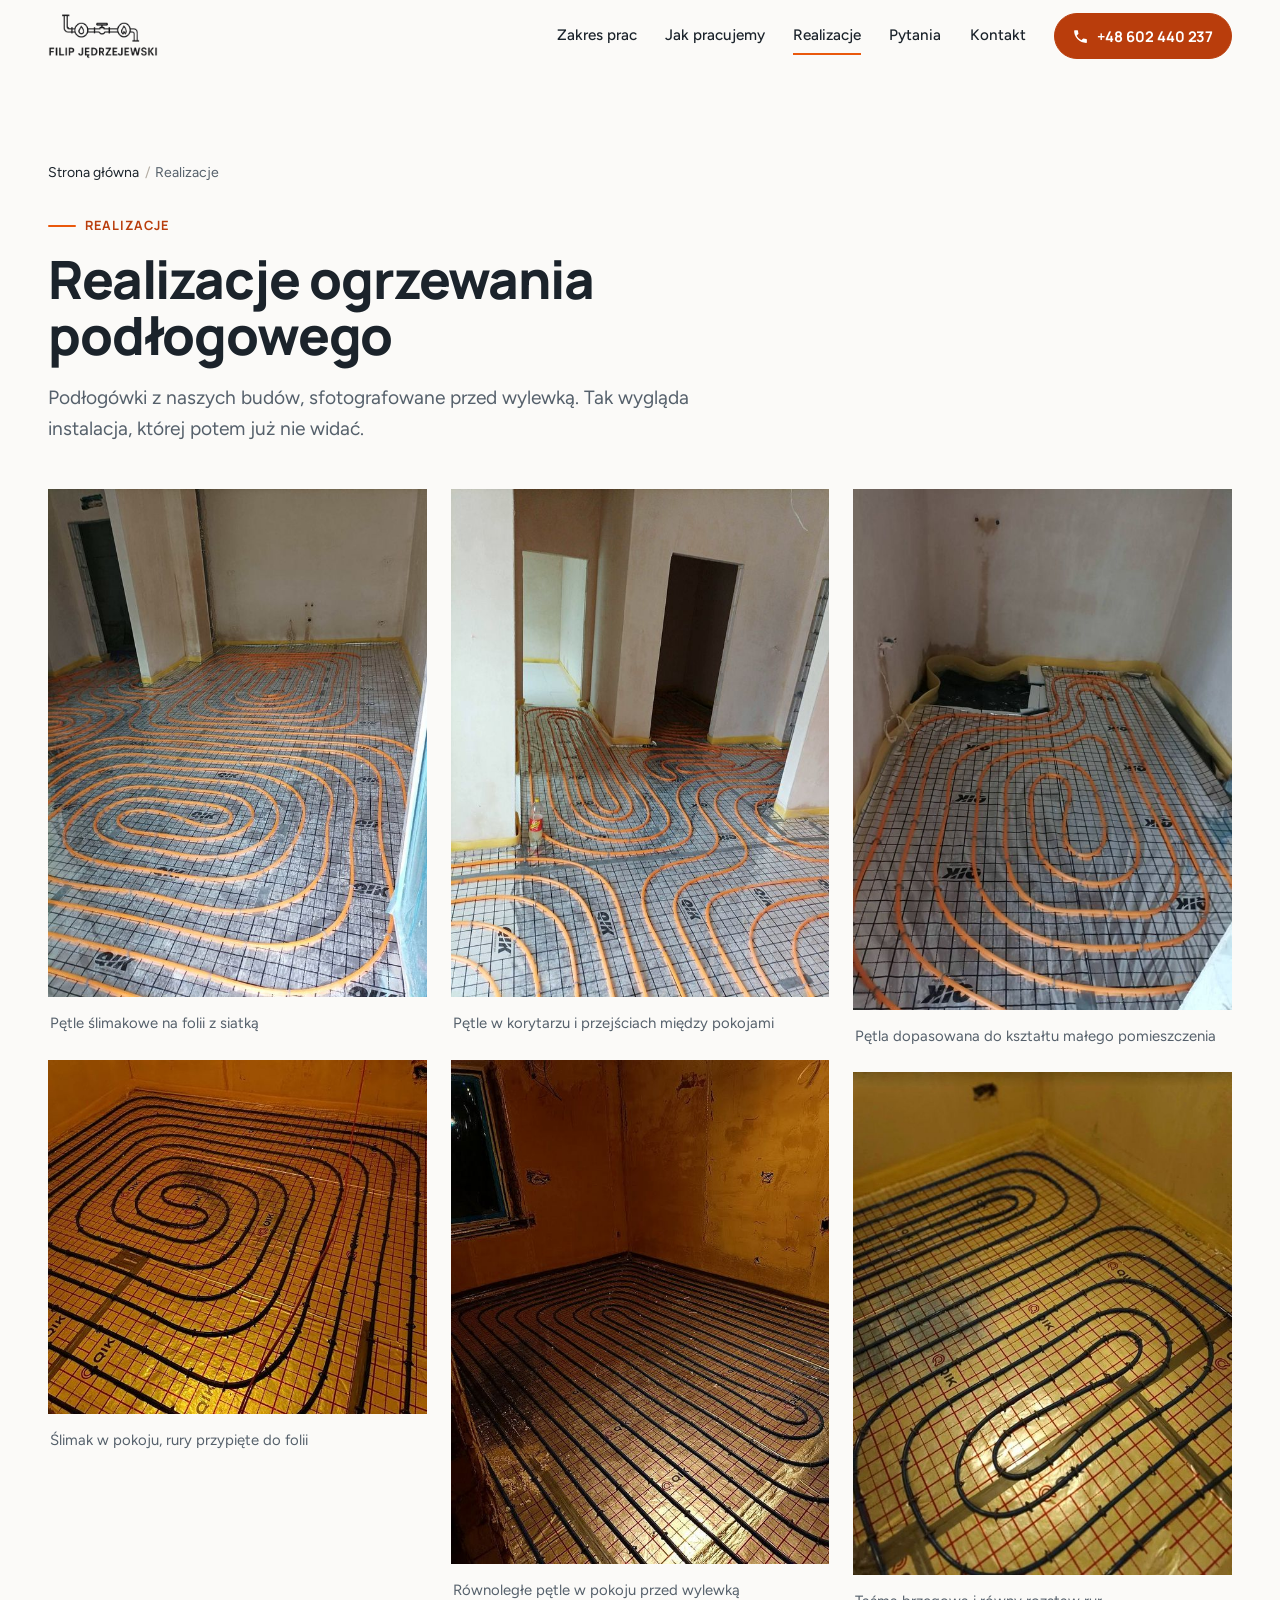
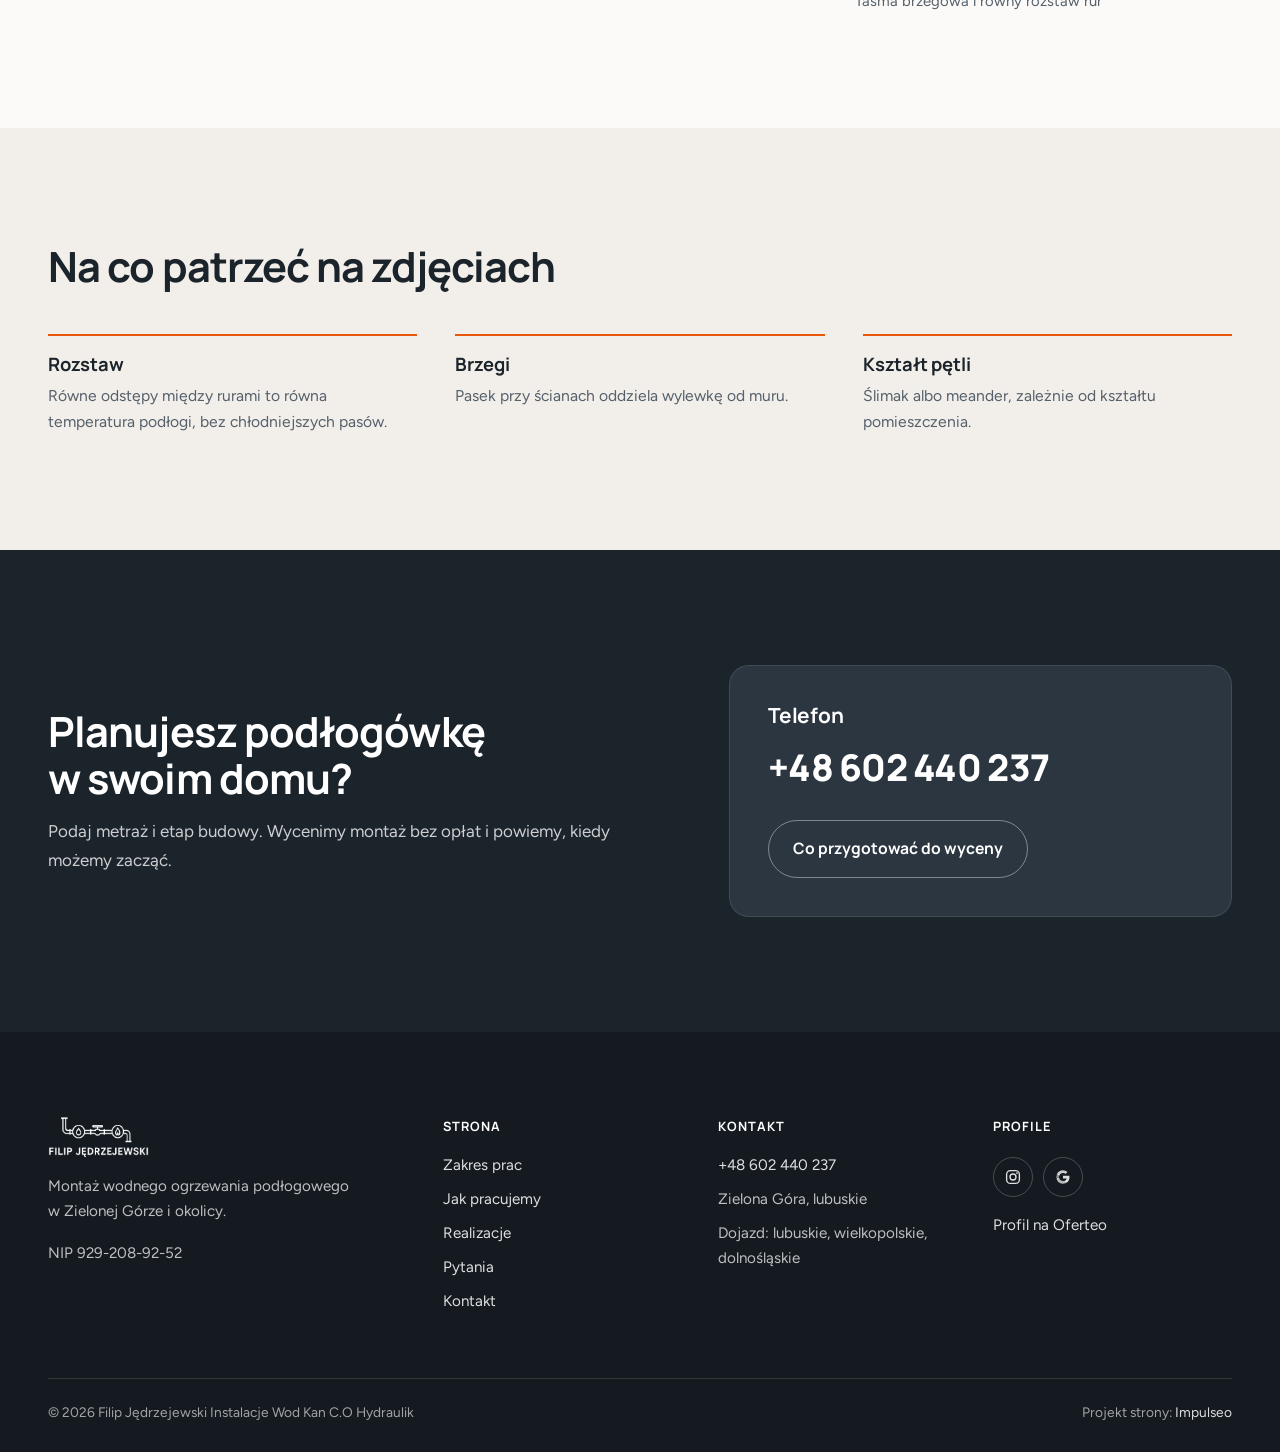
<file: realizacje.html>
<!DOCTYPE html>
<html lang="pl">
<head>
<meta charset="UTF-8">
<meta name="viewport" content="width=device-width, initial-scale=1">
<title>Realizacje: ogrzewanie podłogowe | Filip Jędrzejewski</title>
<meta name="description" content="Zdjęcia podłogówek z naszych budów przed wylewką: pętle ślimakowe, taśma brzegowa, rury na folii z siatką. Montaż w Zielonej Górze i okolicy.">
<link rel="canonical" href="https://impulseo-pl.github.io/instalacje-wod-kan-c-o-hydraulik/realizacje.html">
<!-- Wersja pokazowa: noindex zostaje tylko na demie. Po przeniesieniu na domenę klienta usuń ten znacznik i podmień adres w canonical, og:url, JSON-LD i sitemap.xml. -->
<meta name="robots" content="noindex, nofollow">
<meta name="theme-color" content="#fbfaf8">
<meta property="og:type" content="website">
<meta property="og:locale" content="pl_PL">
<meta property="og:site_name" content="Filip Jędrzejewski - ogrzewanie podłogowe">
<meta property="og:title" content="Realizacje: ogrzewanie podłogowe | Filip Jędrzejewski">
<meta property="og:description" content="Zdjęcia podłogówek z naszych budów przed wylewką: pętle ślimakowe, taśma brzegowa, rury na folii z siatką. Montaż w Zielonej Górze i okolicy.">
<meta property="og:url" content="https://impulseo-pl.github.io/instalacje-wod-kan-c-o-hydraulik/realizacje.html">
<meta property="og:image" content="https://impulseo-pl.github.io/instalacje-wod-kan-c-o-hydraulik/img/og.jpg">
<meta property="og:image:width" content="1200">
<meta property="og:image:height" content="630">
<meta property="og:image:alt" content="Jasny salon w słońcu z drewnianą podłogą, pod którą pracuje ogrzewanie podłogowe">
<meta name="twitter:card" content="summary_large_image">
<link rel="icon" type="image/png" href="img/favicon.png">
<link rel="apple-touch-icon" href="img/apple-touch-icon.png">
<link rel="preconnect" href="https://fonts.googleapis.com">
<link rel="preconnect" href="https://fonts.gstatic.com" crossorigin>
<link href="https://fonts.googleapis.com/css2?family=Manrope:wght@500..800&amp;family=Figtree:wght@400;500;600&amp;display=swap" rel="stylesheet">
<link rel="stylesheet" href="assets/styles.css?v=20260923c">
<script type="application/ld+json">{"@context": "https://schema.org", "@graph": [{"@type": "BreadcrumbList", "itemListElement": [{"@type": "ListItem", "position": 1, "name": "Strona główna", "item": "https://impulseo-pl.github.io/instalacje-wod-kan-c-o-hydraulik/"}, {"@type": "ListItem", "position": 2, "name": "Realizacje", "item": "https://impulseo-pl.github.io/instalacje-wod-kan-c-o-hydraulik/realizacje.html"}]}, {"@type": "CollectionPage", "@id": "https://impulseo-pl.github.io/instalacje-wod-kan-c-o-hydraulik/realizacje.html#strona", "url": "https://impulseo-pl.github.io/instalacje-wod-kan-c-o-hydraulik/realizacje.html", "name": "Realizacje: ogrzewanie podłogowe | Filip Jędrzejewski", "description": "Zdjęcia podłogówek z naszych budów przed wylewką: pętle ślimakowe, taśma brzegowa, rury na folii z siatką. Montaż w Zielonej Górze i okolicy.", "isPartOf": {"@id": "https://impulseo-pl.github.io/instalacje-wod-kan-c-o-hydraulik/#witryna"}, "about": {"@id": "https://impulseo-pl.github.io/instalacje-wod-kan-c-o-hydraulik/#usluga"}, "inLanguage": "pl-PL", "hasPart": [{"@type": "ImageObject", "contentUrl": "https://impulseo-pl.github.io/instalacje-wod-kan-c-o-hydraulik/img/podlogowka-petle-slimakowe.jpg", "caption": "Pętle ślimakowe na folii z siatką", "creator": {"@type": "Organization", "name": "Filip Jędrzejewski Instalacje Wod Kan C.O Hydraulik"}}, {"@type": "ImageObject", "contentUrl": "https://impulseo-pl.github.io/instalacje-wod-kan-c-o-hydraulik/img/podlogowka-pokoj-przed-wylewka.jpg", "caption": "Ślimak w pokoju, rury przypięte do folii", "creator": {"@type": "Organization", "name": "Filip Jędrzejewski Instalacje Wod Kan C.O Hydraulik"}}, {"@type": "ImageObject", "contentUrl": "https://impulseo-pl.github.io/instalacje-wod-kan-c-o-hydraulik/img/podlogowka-korytarz.jpg", "caption": "Pętle w korytarzu i przejściach między pokojami", "creator": {"@type": "Organization", "name": "Filip Jędrzejewski Instalacje Wod Kan C.O Hydraulik"}}, {"@type": "ImageObject", "contentUrl": "https://impulseo-pl.github.io/instalacje-wod-kan-c-o-hydraulik/img/podlogowka-petle-rownolegle.jpg", "caption": "Równoległe pętle w pokoju przed wylewką", "creator": {"@type": "Organization", "name": "Filip Jędrzejewski Instalacje Wod Kan C.O Hydraulik"}}, {"@type": "ImageObject", "contentUrl": "https://impulseo-pl.github.io/instalacje-wod-kan-c-o-hydraulik/img/podlogowka-male-pomieszczenie.jpg", "caption": "Pętla dopasowana do kształtu małego pomieszczenia", "creator": {"@type": "Organization", "name": "Filip Jędrzejewski Instalacje Wod Kan C.O Hydraulik"}}, {"@type": "ImageObject", "contentUrl": "https://impulseo-pl.github.io/instalacje-wod-kan-c-o-hydraulik/img/podlogowka-tasma-brzegowa.jpg", "caption": "Taśma brzegowa i równy rozstaw rur", "creator": {"@type": "Organization", "name": "Filip Jędrzejewski Instalacje Wod Kan C.O Hydraulik"}}]}]}</script>
</head>
<body>
<a class="skip" href="#tresc">Przejdź do treści</a>
<header class="nav">
  <div class="wrap nav-inner">
    <a class="brand" href="index.html" aria-label="Filip Jędrzejewski - strona główna"><img class="brand-logo" src="img/logo.png" alt="Filip Jędrzejewski - logo" width="1191" height="496"></a>
    <nav class="nav-links" id="menu" aria-label="Menu główne">
      <a href="index.html#zakres">Zakres prac</a>
      <a href="index.html#jak-pracujemy">Jak pracujemy</a>
      <a href="realizacje.html" aria-current="page">Realizacje</a>
      <a href="index.html#pytania">Pytania</a>
      <a href="kontakt.html">Kontakt</a>
      <a href="tel:+48602440237" class="btn btn-primary"><svg width="17" height="17" viewBox="0 0 24 24" fill="none" aria-hidden="true"><path d="M6.6 10.8a15.5 15.5 0 0 0 6.6 6.6l2.2-2.2a1 1 0 0 1 1-.24 11.4 11.4 0 0 0 3.6.58 1 1 0 0 1 1 1V20a1 1 0 0 1-1 1A17 17 0 0 1 3 4a1 1 0 0 1 1-1h3.5a1 1 0 0 1 1 1c0 1.25.2 2.46.58 3.6a1 1 0 0 1-.25 1l-2.23 2.2Z" fill="currentColor"/></svg> +48 602 440 237</a>
    </nav>
    <button class="nav-toggle" type="button" aria-label="Menu" aria-controls="menu" aria-expanded="false"><span></span><span></span><span></span></button>
  </div>
</header>

<main id="tresc">
<section class="pagehead" aria-labelledby="h1">
  <div class="wrap">
    <nav class="okruszki" aria-label="Okruszki"><ol><li><a href="index.html">Strona główna</a></li><li aria-current="page">Realizacje</li></ol></nav>
    <p class="eyebrow">Realizacje</p>
    <h1 id="h1">Realizacje ogrzewania podłogowego</h1>
    <p class="lead">Podłogówki z naszych budów, sfotografowane przed wylewką. Tak wygląda instalacja, której potem już nie widać.</p>
  </div>
</section>

<section class="sekcja" style="padding-top:0" aria-label="Galeria realizacji">
  <div class="wrap">
    <div class="galeria">
      <figure class="tile rv"><img src="img/podlogowka-petle-slimakowe.jpg" alt="Rury ogrzewania podłogowego ułożone w pętle ślimakowe na folii z siatką, przed wylewką" width="1100" height="1475" decoding="async" sizes="(max-width: 700px) 92vw, (max-width: 1100px) 45vw, 384px" srcset="img/podlogowka-petle-slimakowe-600.jpg 600w, img/podlogowka-petle-slimakowe.jpg 1100w"><figcaption>Pętle ślimakowe na folii z siatką</figcaption></figure>
      <figure class="tile rv"><img src="img/podlogowka-pokoj-przed-wylewka.jpg" alt="Czarne rury ogrzewania podłogowego w układzie ślimakowym, przypięte do folii z siatką" width="783" height="733" decoding="async" sizes="(max-width: 700px) 92vw, (max-width: 1100px) 45vw, 384px" srcset="img/podlogowka-pokoj-przed-wylewka-600.jpg 600w, img/podlogowka-pokoj-przed-wylewka.jpg 783w"><figcaption>Ślimak w pokoju, rury przypięte do folii</figcaption></figure>
      <figure class="tile rv"><img src="img/podlogowka-korytarz.jpg" alt="Ogrzewanie podłogowe w korytarzu: pętle rur prowadzone przez przejścia między pokojami" width="1100" height="1475" decoding="async" sizes="(max-width: 700px) 92vw, (max-width: 1100px) 45vw, 384px" srcset="img/podlogowka-korytarz-600.jpg 600w, img/podlogowka-korytarz.jpg 1100w"><figcaption>Pętle w korytarzu i przejściach między pokojami</figcaption></figure>
      <figure class="tile rv"><img src="img/podlogowka-petle-rownolegle.jpg" alt="Równoległe pętle ogrzewania podłogowego w pokoju przed wylewką" width="786" height="1048" decoding="async" sizes="(max-width: 700px) 92vw, (max-width: 1100px) 45vw, 384px" srcset="img/podlogowka-petle-rownolegle-600.jpg 600w, img/podlogowka-petle-rownolegle.jpg 786w"><figcaption>Równoległe pętle w pokoju przed wylewką</figcaption></figure>
      <figure class="tile rv"><img src="img/podlogowka-male-pomieszczenie.jpg" alt="Pętla ogrzewania podłogowego dopasowana do kształtu małego pomieszczenia" width="1100" height="1512" decoding="async" sizes="(max-width: 700px) 92vw, (max-width: 1100px) 45vw, 384px" srcset="img/podlogowka-male-pomieszczenie-600.jpg 600w, img/podlogowka-male-pomieszczenie.jpg 1100w"><figcaption>Pętla dopasowana do kształtu małego pomieszczenia</figcaption></figure>
      <figure class="tile rv"><img src="img/podlogowka-tasma-brzegowa.jpg" alt="Taśma brzegowa przy ścianach i rury ogrzewania podłogowego w równym rozstawie" width="1100" height="1459" decoding="async" sizes="(max-width: 700px) 92vw, (max-width: 1100px) 45vw, 384px" srcset="img/podlogowka-tasma-brzegowa-600.jpg 600w, img/podlogowka-tasma-brzegowa.jpg 1100w"><figcaption>Taśma brzegowa i równy rozstaw rur</figcaption></figure>
    </div>
  </div>
</section>

<section class="sekcja sekcja-alt" aria-labelledby="h-widac">
  <div class="wrap">
    <h2 id="h-widac">Na co patrzeć na zdjęciach</h2>
    <div class="co-widac">
      <div><h3>Rozstaw</h3><p>Równe odstępy między rurami to równa temperatura podłogi, bez chłodniejszych pasów.</p></div>
      <div><h3>Brzegi</h3><p>Pasek przy ścianach oddziela wylewkę od muru.</p></div>
      <div><h3>Kształt pętli</h3><p>Ślimak albo meander, zależnie od kształtu pomieszczenia.</p></div>
    </div>
  </div>
</section>

<section class="sekcja cta" aria-labelledby="h-cta">
  <div class="wrap cta-grid">
    <div class="cta-kto">
      <h2 id="h-cta">Planujesz podłogówkę w swoim domu?</h2>
      <p>Podaj metraż i etap budowy. Wycenimy montaż bez opłat i powiemy, kiedy możemy zacząć.</p>
    </div>
    <div class="cta-karta">
      <h3>Telefon</h3>
      <a class="cta-tel" href="tel:+48602440237">+48 602 440 237</a>
      <div class="btn-row"><a class="btn btn-on-dark" href="kontakt.html">Co przygotować do wyceny</a></div>
    </div>
  </div>
</section>
</main>
<footer class="stopka">
  <div class="wrap">
    <div class="stopka-grid">
      <div>
        <img class="logo-jasne" src="img/logo-jasne.png" alt="Filip Jędrzejewski - logo" width="1191" height="496" loading="lazy" decoding="async">
        <p>Montaż wodnego ogrzewania podłogowego w Zielonej Górze i okolicy.</p>
        <p>NIP 929-208-92-52</p>
      </div>
      <div>
        <p class="stopka-tyt">Strona</p>
        <ul>
          <li><a href="index.html#zakres">Zakres prac</a></li>
          <li><a href="index.html#jak-pracujemy">Jak pracujemy</a></li>
          <li><a href="realizacje.html">Realizacje</a></li>
          <li><a href="index.html#pytania">Pytania</a></li>
          <li><a href="kontakt.html">Kontakt</a></li>
        </ul>
      </div>
      <div>
        <p class="stopka-tyt">Kontakt</p>
        <ul>
          <li><a href="tel:+48602440237">+48 602 440 237</a></li>
          <li>Zielona Góra, lubuskie</li>
          <li>Dojazd: lubuskie, wielkopolskie, dolnośląskie</li>
        </ul>
      </div>
      <div>
        <p class="stopka-tyt">Profile</p>
        <div class="socials">
          <a class="soc" href="https://www.instagram.com/istalacje_jedrzejewski/" target="_blank" rel="noopener" aria-label="Instagram"><svg width="18" height="18" viewBox="0 0 24 24" fill="none" aria-hidden="true"><rect x="3.5" y="3.5" width="17" height="17" rx="5" stroke="currentColor" stroke-width="1.8"/><circle cx="12" cy="12" r="4" stroke="currentColor" stroke-width="1.8"/><circle cx="17.3" cy="6.7" r="1.2" fill="currentColor"/></svg></a>
          <a class="soc" href="https://www.google.com/maps?cid=11084915321094942767" target="_blank" rel="noopener" aria-label="Wizytówka Google"><svg width="18" height="18" viewBox="0 0 24 24" fill="none" aria-hidden="true"><path d="M20.6 12.2c0-.64-.06-1.25-.16-1.84H12v3.48h4.84a4.14 4.14 0 0 1-1.8 2.72v2.26h2.9c1.7-1.57 2.66-3.88 2.66-6.62Z" fill="currentColor"/><path d="M12 21c2.43 0 4.47-.8 5.96-2.18l-2.9-2.26c-.8.54-1.84.86-3.06.86-2.35 0-4.34-1.59-5.05-3.72H3.95v2.33A9 9 0 0 0 12 21Z" fill="currentColor" opacity=".8"/><path d="M6.95 13.7a5.4 5.4 0 0 1 0-3.4V7.97H3.95a9 9 0 0 0 0 8.06l3-2.33Z" fill="currentColor" opacity=".6"/><path d="M12 6.58c1.32 0 2.51.46 3.44 1.35l2.58-2.58A8.97 8.97 0 0 0 12 3a9 9 0 0 0-8.05 4.97l3 2.33C7.66 8.17 9.65 6.58 12 6.58Z" fill="currentColor" opacity=".9"/></svg></a>
        </div>
        <ul style="margin-top:1rem"><li><a href="https://www.oferteo.pl/filip-jedrzejewski/firma/7291090" target="_blank" rel="noopener">Profil na Oferteo</a></li></ul>
      </div>
    </div>
    <div class="stopka-dol">
      <span>© 2026 Filip Jędrzejewski Instalacje Wod Kan C.O Hydraulik</span>
      <span>Projekt strony: <a class="foot-credit" href="https://impulseo.pl" target="_blank" rel="noopener">Impulseo</a></span>
    </div>
  </div>
</footer>
<div class="sticky-call schowany"><a class="sc-call" href="tel:+48602440237"><svg width="17" height="17" viewBox="0 0 24 24" fill="none" aria-hidden="true"><path d="M6.6 10.8a15.5 15.5 0 0 0 6.6 6.6l2.2-2.2a1 1 0 0 1 1-.24 11.4 11.4 0 0 0 3.6.58 1 1 0 0 1 1 1V20a1 1 0 0 1-1 1A17 17 0 0 1 3 4a1 1 0 0 1 1-1h3.5a1 1 0 0 1 1 1c0 1.25.2 2.46.58 3.6a1 1 0 0 1-.25 1l-2.23 2.2Z" fill="currentColor"/></svg> Zadzwoń</a><a class="sc-quote" href="kontakt.html">Bezpłatna wycena</a></div>
<div class="demo-wazne" data-do="2026-09-29" data-cykl="3" hidden><svg class="dw-ico" width="13" height="13" viewBox="0 0 24 24" fill="none" aria-hidden="true"><circle cx="12" cy="12" r="8.6" stroke="currentColor" stroke-width="1.8"/><path d="M12 7.2V12l3.3 2" stroke="currentColor" stroke-width="1.8" stroke-linecap="round"/></svg><span class="dw-txt"></span></div>
<script src="assets/main.js?v=20260923" defer></script>
</body>
</html>
</file>
<file: assets/styles.css>
/* ============================================================
   Filip Jędrzejewski - montaż ogrzewania podłogowego
   Projekt od zera (23.09.2026): jedna usługa, prosta struktura, techniczne SEO.
   Kroje: Manrope (nagłówki) + Figtree (tekst). Akcent = kolor rur z realizacji.
   ============================================================ */

:root{
  --paper:#fbfaf8;
  --paper-2:#f2efea;
  --white:#ffffff;
  --ink:#1b232b;
  --ink-2:#2c3640;
  --muted:#55606b;
  --line:#e3dfd8;
  --accent:#b93d0c;          /* tekst i przyciski: 5,4:1 na papierze, biały na nim 5,6:1 */
  --accent-d:#8a2e0a;        /* stan najechania */
  --accent-soft:#fbe9df;
  --pipe:#ea580c;            /* tylko grafika: rury w przekroju, kreski */
  --pipe-2:#f5a26a;
  --on-dark:#f59a5b;         /* akcent na grafitowym tle: 7,3:1 */
  --font-display:"Manrope", "Segoe UI", system-ui, sans-serif;
  --font-body:"Figtree", "Segoe UI", system-ui, sans-serif;
  --gutter:clamp(20px, 4vw, 48px);
  --wrap:1200px;
  --nav-h:72px;
  --ease:cubic-bezier(.16,.84,.44,1);
  --klocek:.72s;
  --img-zoom:1.05;
  --img-dur:1.4s;
  --r-img:14px;
}

*,*::before,*::after{box-sizing:border-box}
html{-webkit-text-size-adjust:100%;scroll-behavior:smooth;scroll-padding-top:calc(var(--nav-h) + 16px)}
body{margin:0;background:var(--paper);color:var(--ink);font-family:var(--font-body);font-size:1.0625rem;line-height:1.65;
  -webkit-font-smoothing:antialiased;overflow-x:clip}
img{display:block;max-width:100%;height:auto}
a{color:inherit}
h1,h2,h3{font-family:var(--font-display);color:var(--ink);letter-spacing:-.022em;line-height:1.12;margin:0;text-wrap:balance}
h1{font-size:clamp(2.1rem, 1.35rem + 2.6vw, 3.3rem);font-weight:780;line-height:1.06}
h2{font-size:clamp(1.7rem, 1.2rem + 1.9vw, 2.6rem);font-weight:700}
h3{font-size:1.15rem;font-weight:700;letter-spacing:-.01em}
p{margin:0}
.wrap{width:min(var(--wrap), 100% - 2 * var(--gutter));margin-inline:auto}
.skip{position:absolute;left:-9999px;top:0;background:var(--ink);color:#fff;padding:.6em 1em;z-index:200}
.skip:focus{left:12px;top:12px}
:focus-visible{outline:2px solid var(--accent);outline-offset:3px}

.eyebrow{display:inline-flex;align-items:center;gap:.7em;font-family:var(--font-display);font-size:.8rem;font-weight:700;
  letter-spacing:.08em;text-transform:uppercase;color:var(--accent);margin-bottom:1rem}
.eyebrow::before{content:"";width:28px;height:2px;background:var(--pipe);border-radius:2px}
.lead{font-size:clamp(1.05rem, 1rem + .3vw, 1.2rem);color:var(--muted);max-width:36em}
.sekcja{padding-block:clamp(64px, 9vw, 120px)}
.sekcja-alt{background:var(--paper-2)}
.sek-head{max-width:720px;margin-bottom:clamp(32px, 4vw, 52px)}
.sek-head p{margin-top:1rem;color:var(--muted);max-width:min(100%, 62ch)}

/* ---------- PRZYCISKI: jeden klocek, jedna reakcja (standard 13.08) ---------- */
.btn{display:inline-flex;align-items:center;justify-content:center;gap:.55em;font-family:var(--font-display);font-weight:700;
  font-size:.98rem;letter-spacing:-.005em;text-decoration:none;padding:.95em 1.55em;border-radius:999px;border:1px solid transparent;
  cursor:pointer;white-space:nowrap;
  transition:background-color var(--klocek) var(--ease),box-shadow var(--klocek) var(--ease),border-color var(--klocek) var(--ease),color var(--klocek) var(--ease)}
.btn svg{flex:none}
.btn-primary{background:var(--accent);border-color:var(--accent);color:#fff}
.btn-ghost{background:transparent;border-color:rgba(27,35,43,.28);color:var(--ink)}
.btn-on-dark{background:transparent;border-color:rgba(255,255,255,.4);color:#fff}
.btn:hover,.btn:focus-visible{background:var(--accent-d);border-color:var(--accent-d);color:#fff;box-shadow:0 0 0 4px rgba(185,61,12,.2)}
.btn .arr{transition:none}
.link-arr{font-family:var(--font-display);font-weight:700;color:var(--accent);text-decoration:none;border-bottom:1.5px solid currentColor;padding-bottom:2px}
.link-arr:hover{color:var(--accent-d)}

/* ---------- NAWIGACJA ---------- */
.nav{position:sticky;top:0;z-index:100;background:rgba(251,250,248,.94);backdrop-filter:saturate(150%) blur(10px);
  -webkit-backdrop-filter:saturate(150%) blur(10px);border-bottom:1px solid transparent;transition:border-color .3s ease}
.nav.is-scrolled{border-bottom-color:var(--line)}
.nav-inner{display:flex;align-items:center;justify-content:space-between;gap:24px;height:var(--nav-h)}
.brand{display:flex;align-items:center;flex:none;text-decoration:none}
.brand-logo{height:46px;width:auto}
.nav-links{display:flex;align-items:center;gap:clamp(18px, 2.2vw, 34px)}
.nav-links a:not(.btn){position:relative;text-decoration:none;font-size:.95rem;font-weight:500;color:var(--ink);padding-block:6px}
.nav-links a:not(.btn)::after{content:"";position:absolute;left:0;right:0;bottom:0;height:2px;background:var(--pipe);
  transform:scaleX(0);transform-origin:left;transition:transform .45s var(--ease)}
.nav-links a:not(.btn):hover::after,.nav-links a[aria-current="page"]::after{transform:scaleX(1)}
.nav-links .btn{padding:.7em 1.2em;font-size:.92rem}
.nav-toggle{display:none;width:44px;height:44px;border:0;background:transparent;cursor:pointer;padding:10px;flex-direction:column;justify-content:center;gap:6px}
.nav-toggle span{display:block;height:2px;background:var(--ink);border-radius:2px;transition:transform .3s ease,opacity .3s ease}
.nav.is-open .nav-toggle span:nth-child(1){transform:translateY(8px) rotate(45deg)}
.nav.is-open .nav-toggle span:nth-child(2){opacity:0}
.nav.is-open .nav-toggle span:nth-child(3){transform:translateY(-8px) rotate(-45deg)}

@media (max-width:960px){
  .nav-toggle{display:flex}
  .nav-links{position:absolute;top:var(--nav-h);left:0;right:0;flex-direction:column;align-items:stretch;gap:0;background:var(--paper);
    border-bottom:1px solid var(--line);padding:8px var(--gutter) 22px;box-shadow:0 18px 30px -24px rgba(0,0,0,.35);
    visibility:hidden;opacity:0;transform:translateY(-8px);transition:opacity .3s ease,transform .3s ease,visibility 0s linear .3s}
  .nav.is-open .nav-links{visibility:visible;opacity:1;transform:none;transition:opacity .3s ease,transform .3s ease}
  .nav-links a:not(.btn){padding:14px 0;border-bottom:1px solid var(--line);font-size:1.02rem}
  .nav-links a:not(.btn)::after{display:none}
  .nav-links .btn{margin-top:18px}
  .brand-logo{height:34px}
}

/* ---------- HERO ---------- */
.hero{display:grid;grid-template-columns:minmax(0, 1fr) minmax(0, 1fr);min-height:min(calc(100svh - var(--nav-h)), 780px)}
.hero-txt{display:flex;flex-direction:column;justify-content:center;
  padding:clamp(40px, 6vh, 88px) clamp(28px, 4vw, 64px) clamp(40px, 6vh, 88px) max(var(--gutter), calc((100vw - var(--wrap)) / 2))}
.hero-txt h1{max-width:13em}
.hero-txt .lead{margin-top:1.3rem}
.hero-cta{display:flex;flex-wrap:wrap;gap:12px;margin-top:2rem}
.hero-fakty{display:flex;flex-wrap:wrap;gap:10px 26px;margin:2rem 0 0;padding:1.4rem 0 0;border-top:1px solid var(--line);list-style:none;font-size:.95rem;color:var(--muted)}
.hero-fakty li{display:flex;align-items:center;gap:.5em}
.hero-fakty a{display:inline-block;padding-block:5px;color:var(--ink);font-weight:600;text-decoration:none}
.hero-fakty a:hover{color:var(--accent)}
.gwiazdki{display:inline-flex;gap:2px;color:#e0a100}
.hero-foto{position:relative;margin:0;min-height:420px;overflow:hidden;border-bottom-left-radius:28px}
.hero-foto img{position:absolute;inset:0;width:100%;height:100%;object-fit:cover;object-position:46% 60%}

@media (prefers-reduced-motion:no-preference){
  .hero-txt > *{animation:wejscie .9s var(--ease) both}
  .hero-txt > *:nth-child(2){animation-delay:.08s}
  .hero-txt > *:nth-child(3){animation-delay:.16s}
  .hero-txt > *:nth-child(4){animation-delay:.24s}
  .hero-txt > *:nth-child(5){animation-delay:.32s}
  .hero-foto img{animation:odslona 1.2s var(--ease) both}
}
@keyframes wejscie{from{opacity:0;transform:translateY(14px)}to{opacity:1;transform:none}}
@keyframes odslona{from{opacity:0}to{opacity:1}}

@media (max-width:960px){
  .hero{grid-template-columns:1fr;min-height:0}
  .hero-foto{order:-1;min-height:0;aspect-ratio:2 / 1;border-radius:0}
  .hero-txt{padding:26px var(--gutter) 40px}
  .hero-cta{margin-top:1.5rem}
}

/* ---------- PASEK HASEŁ (standard 04.08: jeden rząd, wyśrodkowane, kreska akcentu) ---------- */
.strip{width:min(96%, 1440px);margin:clamp(28px, 4vw, 48px) auto 0;display:grid;grid-template-columns:repeat(5, minmax(0, 1fr))}
.strip > div{display:flex;flex-direction:column;align-items:center;justify-content:center;text-align:center;padding:14px 16px}
.strip > div + div{border-left:1.5px solid var(--pipe)}
.strip .k{font-family:var(--font-display);font-weight:700;font-size:1.02rem;color:var(--ink);letter-spacing:-.01em}
.strip .v{font-size:.86rem;color:var(--muted);margin-top:2px}
@media (max-width:820px){
  .strip{display:flex;overflow-x:auto;scroll-snap-type:x mandatory;-webkit-overflow-scrolling:touch;scrollbar-width:none;width:100%;padding-inline:var(--gutter)}
  .strip::-webkit-scrollbar{display:none}
  .strip > div{flex:0 0 58%;scroll-snap-align:start}
}

/* ---------- KAFLE ZE ZDJĘCIEM (hover: powolny zoom 1.05 / 1.4 s) ---------- */
.tile{position:relative;margin:0;overflow:hidden;border-radius:var(--r-img);background:var(--paper-2)}
.tile img{width:100%;height:100%;object-fit:cover;transition:transform var(--img-dur) var(--ease),filter var(--img-dur) var(--ease)}
@media (hover:hover){.tile:hover img{transform:scale(var(--img-zoom));filter:brightness(1.05)}}
.tile figcaption{padding:14px 2px 0;font-size:.93rem;color:var(--muted);background:var(--paper)}
.sekcja-alt .tile figcaption{background:var(--paper-2)}
.tile-foto{overflow:hidden;border-radius:var(--r-img)}

/* ---------- Z NASZYCH BUDÓW (3 kadry na stronie głównej) ---------- */
.budowy-head{display:flex;flex-wrap:wrap;align-items:flex-end;justify-content:space-between;gap:20px 40px;margin-bottom:clamp(28px, 4vw, 48px)}
.budowy-head .sek-head{margin-bottom:0}
.budowy-grid{display:grid;grid-template-columns:repeat(3, minmax(0, 1fr));gap:clamp(14px, 2vw, 26px)}
.budowy-grid .tile{background:transparent;border-radius:0;overflow:visible}
.budowy-grid .tile-foto{aspect-ratio:3 / 4}
.budowy-grid .tile:nth-child(2){margin-top:clamp(0px, 4vw, 56px)}
@media (max-width:760px){
  .budowy-grid{grid-template-columns:1fr 1fr}
  .budowy-grid .tile:nth-child(2){margin-top:0}
  .budowy-grid .tile:nth-child(3){display:none}
}

/* ---------- ZAKRES + PRZEKRÓJ PODŁOGI (element-sygnatura) ---------- */
.zakres{display:grid;grid-template-columns:minmax(0, 1fr) minmax(0, 1fr);gap:clamp(36px, 6vw, 88px);align-items:start}
.zakres-lista{list-style:none;margin:2rem 0 0;padding:0;display:grid;gap:0}
.zakres-lista li{display:grid;grid-template-columns:28px 1fr;gap:4px 14px;padding:18px 0;border-top:1px solid var(--line)}
.zakres-lista li:last-child{border-bottom:1px solid var(--line)}
.zakres-lista li::before{content:"";grid-row:1 / span 2;width:14px;height:14px;margin-top:6px;border-radius:50%;border:3px solid var(--pipe);background:var(--paper)}
.zakres-lista h3{font-size:1.08rem}
.zakres-lista p{color:var(--muted);font-size:.98rem}
.przekroj{position:sticky;top:calc(var(--nav-h) + 32px);margin:0;background:var(--white);border:1px solid var(--line);border-radius:20px;
  padding:clamp(22px, 3vw, 36px)}
.pk-tytul{font-family:var(--font-display);font-weight:700;font-size:.8rem;letter-spacing:.08em;text-transform:uppercase;color:var(--muted);margin-bottom:18px}
.pk-rzad{display:grid;grid-template-columns:minmax(0, 1.5fr) minmax(0, 1fr);align-items:stretch}
.pk-rzad{height:46px}
.pk-warstwa{position:relative;height:100%;border-left:7px solid transparent}
.pk-posadzka .pk-warstwa,.pk-wylewka .pk-warstwa{border-left-color:#f2c94c}
.pk-opis{display:flex;flex-direction:column;justify-content:center;padding:6px 0 6px 18px;font-size:.9rem;line-height:1.3;color:var(--ink);font-weight:600}
.pk-opis small{display:block;font-weight:400;color:var(--muted);font-size:.8rem;margin-top:2px}
.pk-posadzka .pk-warstwa{background:repeating-linear-gradient(90deg, #c89a6a 0 58px, #b98a5b 58px 60px);border-radius:6px 6px 0 0}
.pk-rzad.pk-wylewka{height:96px}
.pk-wylewka .pk-warstwa{background:#d5d0c8;display:flex;align-items:center;justify-content:space-around;padding-inline:6px}
.pk-rura{width:20px;height:20px;border-radius:50%;background:var(--pipe);box-shadow:inset 0 0 0 5px #fff4ec, 0 0 0 1px rgba(0,0,0,.08)}
.pk-rura.powrot{background:var(--pipe-2)}
.pk-folia .pk-warstwa{background:repeating-linear-gradient(90deg, #cfd4da 0 12px, #c0392b 12px 13px) top / 100% 10px no-repeat,
  radial-gradient(#dfe3e7 1.2px, transparent 1.4px) 0 0 / 9px 9px, #f6f7f8}
.pk-styro .pk-warstwa{background-color:#f6f7f8;background-image:radial-gradient(#dfe3e7 1.2px, transparent 1.4px);background-size:9px 9px}
.pk-strop .pk-warstwa{background:repeating-linear-gradient(135deg, #8d949b 0 2px, #a9afb5 2px 10px);border-radius:0 0 6px 6px}
.pk-legenda{display:flex;flex-wrap:wrap;gap:8px 18px;margin-top:20px;padding-top:16px;border-top:1px solid var(--line);font-size:.84rem;color:var(--muted)}
.pk-legenda span{display:inline-flex;align-items:center;gap:.5em}
.pk-legenda i{display:inline-block;width:12px;height:12px;border-radius:50%;background:var(--pipe)}
.pk-legenda i.powrot{background:var(--pipe-2)}
.pk-legenda i.tasma{width:6px;height:14px;border-radius:1px;background:#f2c94c}
@media (max-width:960px){
  .zakres{grid-template-columns:1fr}
  .przekroj{position:static}
}
@media (max-width:600px){
  .pk-rzad{grid-template-columns:minmax(0, 1fr) minmax(0, 1fr)}
  .pk-opis{padding-left:12px;font-size:.84rem}
  .pk-opis small{display:none}
}

/* ---------- JAK PRACUJEMY ---------- */
.proc{display:grid;grid-template-columns:minmax(0, 5fr) minmax(0, 7fr);gap:clamp(36px, 6vw, 88px);align-items:center}
.proc .tile{border-radius:var(--r-img)}
.proc .tile img{aspect-ratio:3 / 4}
.kroki{list-style:none;margin:2rem 0 0;padding:0;counter-reset:krok}
.kroki li{counter-increment:krok;display:grid;grid-template-columns:56px 1fr;gap:4px 16px;padding:20px 0;border-top:1px solid var(--line)}
.kroki li::before{content:counter(krok, decimal-leading-zero);grid-row:1 / span 2;font-family:var(--font-display);font-weight:800;font-size:1.3rem;
  color:var(--accent);letter-spacing:-.02em;line-height:1.3}
.kroki p{color:var(--muted)}
@media (max-width:860px){
  .proc{grid-template-columns:1fr}
  .proc .tile{max-width:460px}
}

/* ---------- OKNO NA NIERUCHOME ZDJĘCIE (clip-path, działa też na iPhonie) ---------- */
.stopklatka{position:relative;clip-path:inset(0);height:min(78svh, 680px);min-height:420px;display:flex;align-items:flex-end}
.stk-bg{position:absolute;inset:0;background-size:cover;background-position:center 70%}
/* przyszpilenie włącza JS dopiero, gdy sekcja jest blisko ekranu (poza nim tło stoi zwykle) */
.stopklatka.is-near .stk-bg{position:fixed}
.stk-karta{position:relative;margin:0 0 clamp(24px, 5vw, 64px) max(var(--gutter), calc((100vw - var(--wrap)) / 2));max-width:470px;
  background:rgba(27,35,43,.9);color:#fff;border-radius:18px;padding:clamp(24px, 3vw, 38px)}
.stk-karta h2{color:#fff;font-size:clamp(1.5rem, 1.15rem + 1.3vw, 2.1rem)}
.stk-karta p{color:rgba(255,255,255,.82);margin-top:.9rem}
@media (max-width:760px){
  .stopklatka{height:62svh;min-height:380px}
  .stk-bg{background-position:18% 70%}
  .stk-karta{margin-right:var(--gutter)}
}

/* ---------- OPINIE ---------- */
.opinie-top{display:flex;flex-wrap:wrap;align-items:flex-end;justify-content:space-between;gap:24px 40px;margin-bottom:clamp(28px, 4vw, 48px)}
.op-meta{display:flex;flex-wrap:wrap;align-items:center;gap:14px 22px}
.op-ocena{display:flex;align-items:center;gap:12px}
.op-ocena b{font-family:var(--font-display);font-size:2.6rem;font-weight:800;letter-spacing:-.03em;line-height:1}
.op-ocena span{font-size:.92rem;color:var(--muted);line-height:1.35}
.op-ocena .gwiazdki{color:#e0a100;margin-bottom:2px}
.opinie-grid{display:grid;grid-template-columns:repeat(3, minmax(0, 1fr));gap:clamp(14px, 2vw, 24px)}
.op-card{margin:0;background:var(--white);border:1px solid var(--line);border-radius:18px;padding:clamp(22px, 2.6vw, 32px);display:flex;flex-direction:column;gap:14px}
.op-card blockquote{margin:0;font-size:1rem;line-height:1.6;color:var(--ink)}
.op-card figcaption{margin-top:auto;font-size:.88rem;color:var(--muted)}
.op-card figcaption strong{color:var(--ink);font-weight:600}
@media (max-width:900px){.opinie-grid{grid-template-columns:1fr}}

/* ---------- PYTANIA ---------- */
.pytania{display:grid;grid-template-columns:minmax(0, 4fr) minmax(0, 7fr);gap:clamp(32px, 6vw, 88px);align-items:start}
.pytania-bok p{color:var(--muted);margin-top:1rem}
.pytania-bok .btn{margin-top:1.6rem}
.pyt{border-top:1px solid var(--line)}
.pyt:last-child{border-bottom:1px solid var(--line)}
.pyt summary{list-style:none;cursor:pointer;display:flex;align-items:center;justify-content:space-between;gap:20px;padding:22px 0;
  font-family:var(--font-display);font-weight:700;font-size:1.08rem;letter-spacing:-.01em}
.pyt summary::-webkit-details-marker{display:none}
.pyt summary::after{content:"";flex:none;width:12px;height:12px;border-right:2px solid var(--accent);border-bottom:2px solid var(--accent);
  transform:rotate(45deg) translateY(-3px);transition:transform .35s var(--ease)}
.pyt[open] summary::after{transform:rotate(225deg) translateY(-3px)}
.pyt summary:hover{color:var(--accent)}
.pyt p{padding:0 0 22px;color:var(--muted);max-width:min(100%, 52ch)}
@media (max-width:900px){.pytania{grid-template-columns:1fr}}

/* ---------- KTO + KONTAKT (ciemny pas) ---------- */
.cta{background:var(--ink);color:#fff}
.cta-grid{display:grid;grid-template-columns:minmax(0, 6fr) minmax(0, 5fr);gap:clamp(32px, 6vw, 88px);align-items:center}
.cta .eyebrow{color:var(--on-dark)}
.cta h2{color:#fff}
.cta-kto p{color:rgba(255,255,255,.78);margin-top:1rem;max-width:min(100%, 60ch)}
.cta-karta{background:var(--ink-2);border:1px solid rgba(255,255,255,.1);border-radius:20px;padding:clamp(24px, 3vw, 40px)}
.cta-karta h3{color:#fff;font-size:1.3rem}
.cta-tel{display:block;font-family:var(--font-display);font-weight:800;font-size:clamp(1.7rem, 1.3rem + 1.4vw, 2.3rem);letter-spacing:-.02em;
  color:#fff;text-decoration:none;margin:.6rem 0 .4rem}
.cta-tel:hover{color:var(--on-dark)}
.cta-karta p{color:rgba(255,255,255,.72);font-size:.95rem}
.cta-karta .btn-row{display:flex;flex-wrap:wrap;gap:10px;margin-top:1.4rem}
@media (max-width:900px){.cta-grid{grid-template-columns:1fr}}

/* ---------- PODSTRONY ---------- */
.pagehead{padding:clamp(40px, 7vw, 88px) 0 clamp(28px, 4vw, 44px)}
.okruszki{font-size:.88rem;color:var(--muted);margin-bottom:1.4rem}
.okruszki ol{list-style:none;margin:0;padding:0;display:flex;flex-wrap:wrap;gap:.4em}
.okruszki li + li::before{content:"/";margin-right:.4em;color:#b3aca2}
.okruszki a{text-decoration:none;color:var(--ink)}
.okruszki a:hover{color:var(--accent)}
.pagehead h1{max-width:16em}
.pagehead .lead{margin-top:1.1rem}

.galeria{columns:3 300px;column-gap:clamp(14px, 2vw, 24px)}
.galeria .tile{break-inside:avoid;margin-bottom:clamp(14px, 2vw, 24px);border-radius:0;background:transparent;overflow:visible}
.galeria .tile img{height:auto}

.co-widac{display:grid;grid-template-columns:repeat(3, minmax(0, 1fr));gap:clamp(18px, 3vw, 40px);margin-top:clamp(28px, 4vw, 44px)}
.co-widac div{padding-top:18px;border-top:2px solid var(--pipe)}
.co-widac p{color:var(--muted);margin-top:.5rem;font-size:.98rem}
@media (max-width:820px){.co-widac{grid-template-columns:1fr}}

.kontakt-grid{display:grid;grid-template-columns:minmax(0, 6fr) minmax(0, 5fr);gap:clamp(28px, 5vw, 72px);align-items:start}
.kontakt-karta{background:var(--white);border:1px solid var(--line);border-radius:20px;padding:clamp(24px, 3vw, 40px)}
.kontakt-karta .k-lab{font-size:.82rem;font-weight:700;letter-spacing:.08em;text-transform:uppercase;color:var(--muted)}
.kontakt-karta .k-tel{display:block;font-family:var(--font-display);font-weight:800;font-size:clamp(1.8rem, 1.3rem + 1.6vw, 2.5rem);
  letter-spacing:-.02em;text-decoration:none;color:var(--ink);margin:.3rem 0 1.2rem}
.kontakt-karta .k-tel:hover{color:var(--accent)}
.k-dane{list-style:none;margin:1.6rem 0 0;padding:0}
.k-dane li{display:grid;grid-template-columns:130px 1fr;gap:12px;padding:14px 0;border-top:1px solid var(--line);font-size:.98rem}
.k-dane li span:first-child{color:var(--muted)}
.k-dane a{display:inline-block;padding-block:5px;color:var(--ink);font-weight:600}
.k-dane a:hover{color:var(--accent)}
.lista-wyceny{list-style:none;margin:1.4rem 0 0;padding:0;counter-reset:w}
.lista-wyceny li{counter-increment:w;display:grid;grid-template-columns:40px 1fr;gap:12px;padding:16px 0;border-top:1px solid var(--line)}
.lista-wyceny li::before{content:counter(w);display:grid;place-items:center;width:30px;height:30px;border-radius:50%;background:var(--accent-soft);
  color:var(--accent);font-family:var(--font-display);font-weight:800;font-size:.9rem}
.lista-wyceny strong{display:block;font-family:var(--font-display)}
.lista-wyceny span{color:var(--muted);font-size:.96rem}
@media (max-width:900px){.kontakt-grid{grid-template-columns:1fr}.k-dane li{grid-template-columns:1fr;gap:2px}}

/* ---------- STOPKA ---------- */
.stopka{background:#141a20;color:rgba(255,255,255,.72);padding:clamp(52px, 7vw, 84px) 0 28px;font-size:.95rem}
.stopka-grid{display:grid;grid-template-columns:minmax(0, 1.5fr) repeat(3, minmax(0, 1fr));gap:36px}
.stopka .logo-jasne{height:42px;width:auto}
.stopka div > p:not(.stopka-tyt){margin-top:1rem;max-width:26em}
.stopka-tyt{font-family:var(--font-display);font-size:.8rem;font-weight:700;letter-spacing:.08em;text-transform:uppercase;color:#fff;margin-bottom:1rem}
.stopka ul{list-style:none;margin:0;padding:0;display:grid;gap:.55rem}
.stopka a{color:rgba(255,255,255,.86);text-decoration:none}
.stopka a:hover{color:var(--on-dark)}
.socials{display:flex;gap:10px;margin-top:1.2rem}
.soc{display:grid;place-items:center;width:40px;height:40px;border-radius:50%;border:1px solid rgba(255,255,255,.22);color:#fff;transition:border-color .3s ease,color .3s ease}
.soc:hover{border-color:var(--on-dark);color:var(--on-dark)}
.stopka-dol{display:flex;flex-wrap:wrap;justify-content:space-between;gap:10px 24px;margin-top:clamp(40px, 5vw, 64px);padding-top:22px;
  border-top:1px solid rgba(255,255,255,.12);font-size:.86rem;color:rgba(255,255,255,.6)}
.foot-credit{color:rgba(255,255,255,.86)}
@media (max-width:900px){.stopka-grid{grid-template-columns:1fr 1fr}}
@media (max-width:560px){.stopka-grid{grid-template-columns:1fr}}

/* ---------- ODSŁANIANIE PRZY PRZEWIJANIU (włącza je dopiero JS; awaria JS = wszystko widać) ---------- */
html.rv-on .rv{opacity:0;transform:translateY(18px);transition:opacity .9s var(--ease),transform .9s var(--ease)}
html.rv-on .rv.in{opacity:1;transform:none}
@media (prefers-reduced-motion:reduce){html.rv-on .rv{opacity:1;transform:none;transition:none}}

/* ---------- DOLNY PASEK NA TELEFONIE ---------- */
.sticky-call{display:none}
@media (max-width:820px){
  .sticky-call{display:grid;grid-template-columns:1.3fr 1fr;gap:1px;position:fixed;left:0;right:0;bottom:0;z-index:90;background:var(--line);
    box-shadow:0 -6px 20px -10px rgba(0,0,0,.35);padding-bottom:env(safe-area-inset-bottom, 0px);transition:transform .25s ease,opacity .25s ease}
  .sticky-call.schowany{transform:translateY(110%);opacity:0;pointer-events:none}
  .sticky-call a{display:flex;align-items:center;justify-content:center;gap:.5em;padding:15px 8px;text-align:center;font-family:var(--font-display);
    font-weight:700;font-size:.95rem;text-decoration:none}
  .sc-call{background:var(--accent);color:#fff}
  .sc-quote{background:var(--paper);color:var(--ink)}
  body{padding-bottom:calc(56px + env(safe-area-inset-bottom, 0px))}
}

/* ---------- PLAKIETKA WERSJI POKAZOWEJ (tylko demo) ---------- */
.demo-wazne{position:fixed;top:calc(var(--nav-h) + 14px);right:14px;z-index:95;display:inline-flex;align-items:center;gap:.45em;
  background:rgba(21,25,28,.82);color:#fff;font-size:.72rem;font-weight:600;letter-spacing:.01em;padding:.42em .8em .42em .62em;border-radius:999px;
  backdrop-filter:saturate(140%) blur(8px);-webkit-backdrop-filter:saturate(140%) blur(8px);border:1px solid rgba(255,255,255,.14);
  box-shadow:0 10px 24px -14px rgba(0,0,0,.6);pointer-events:none;opacity:0;transform:translateY(-10px);
  transition:opacity .7s var(--ease),transform .7s var(--ease)}
.demo-wazne.is-on{opacity:1;transform:none}
.demo-wazne .dw-ico{flex:none;opacity:.85}
.demo-wazne b{font-weight:700;font-variant-numeric:tabular-nums;color:#FFD9A3}
.demo-wazne .dw-zeg{font-variant-numeric:tabular-nums;opacity:.72;margin-left:.15em}
.demo-wazne.is-pilne{background:rgba(150,32,28,.9);border-color:rgba(255,255,255,.2)}
.demo-wazne .dw-pilne{color:#FFE0DE}
@media (max-width:820px){.demo-wazne{top:auto;bottom:70px;right:10px}}

/* ---------- 404 ---------- */
.nie-ma{min-height:60svh;display:flex;align-items:center}
.nie-ma .hero-cta{margin-top:1.8rem}
</file>
